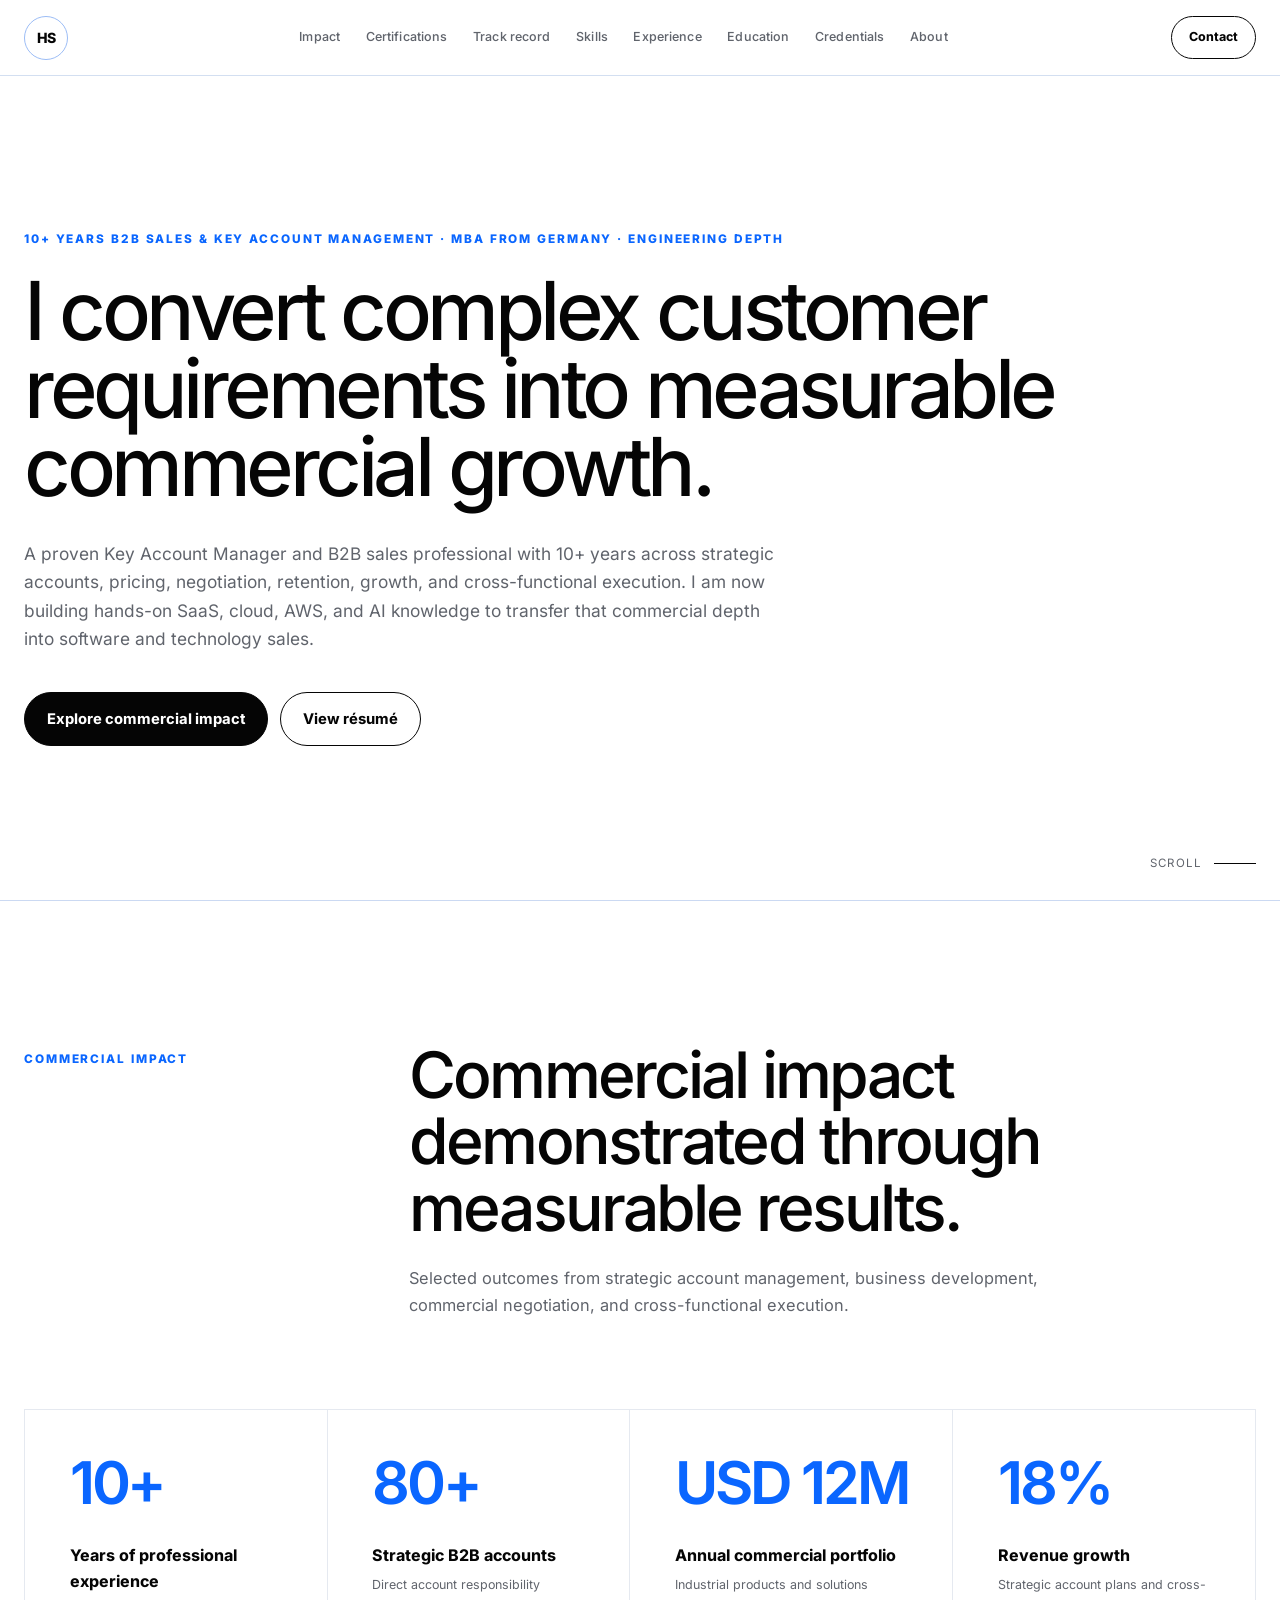
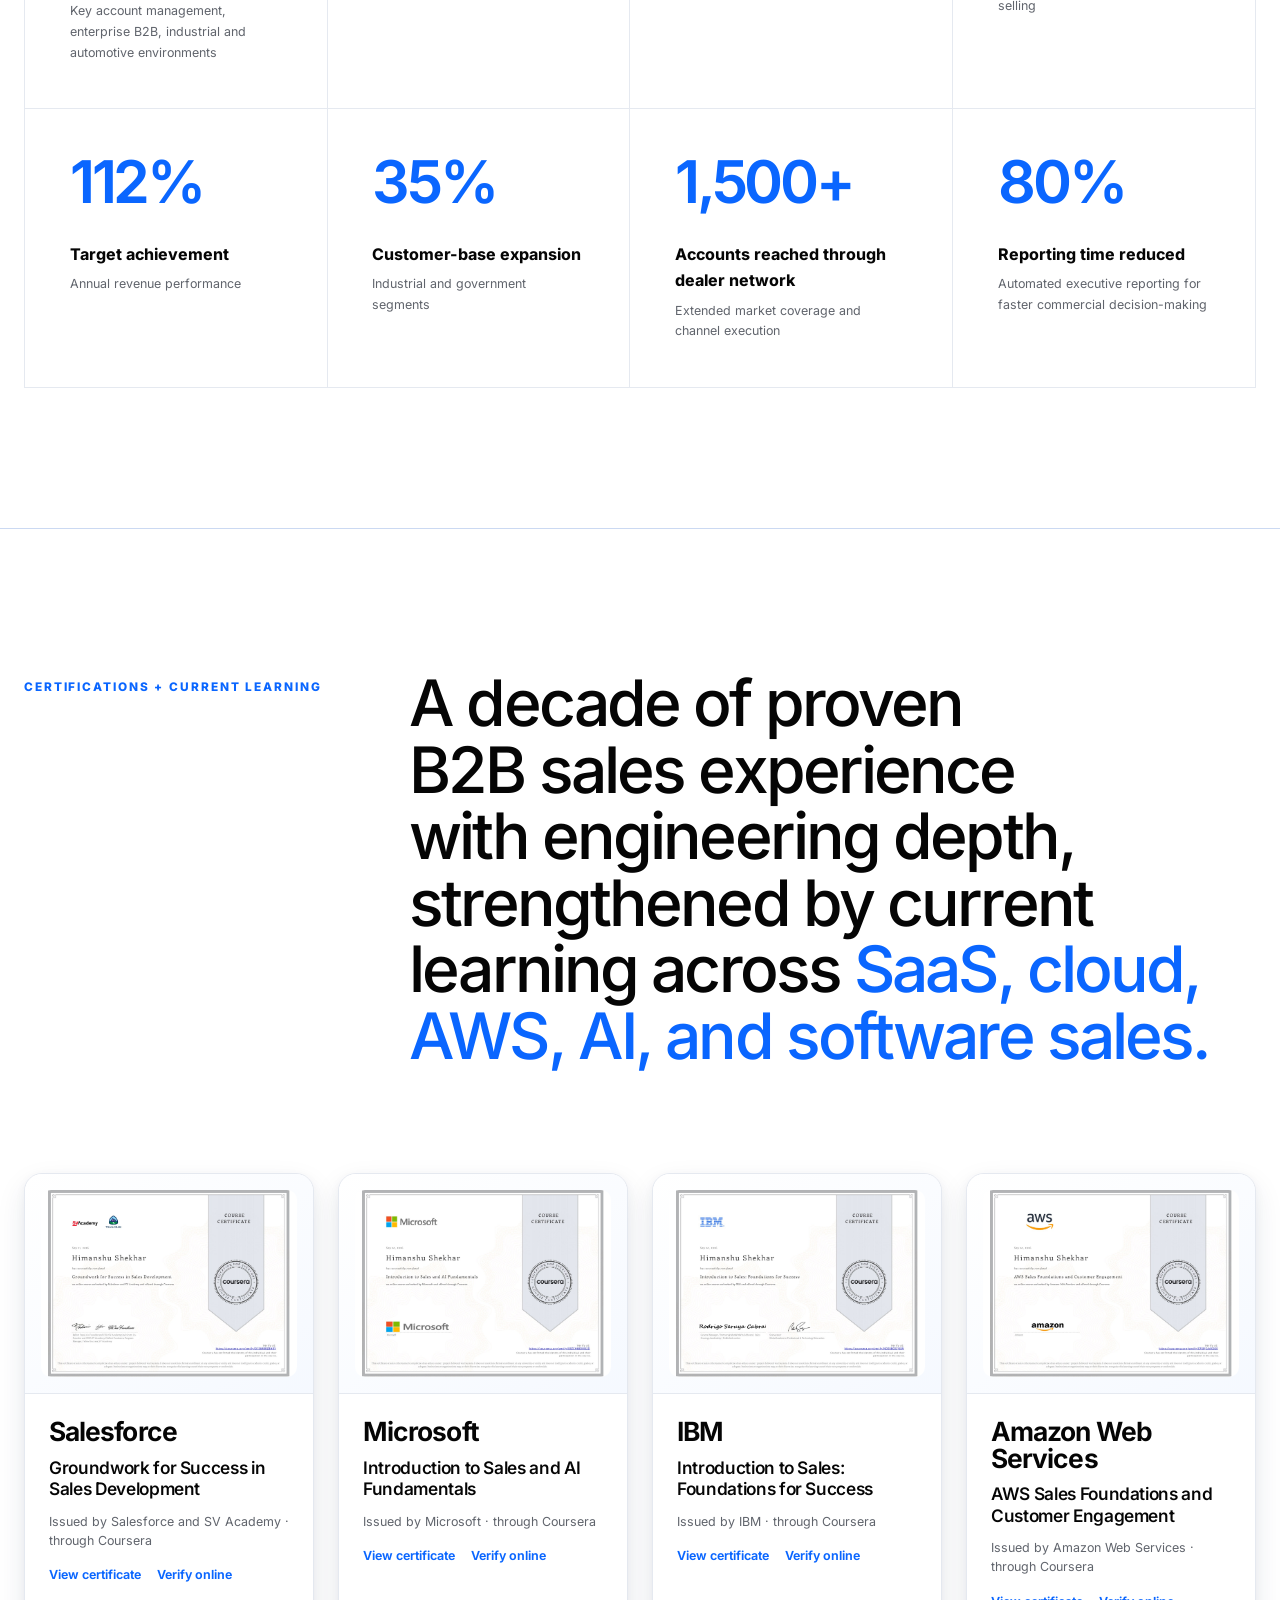
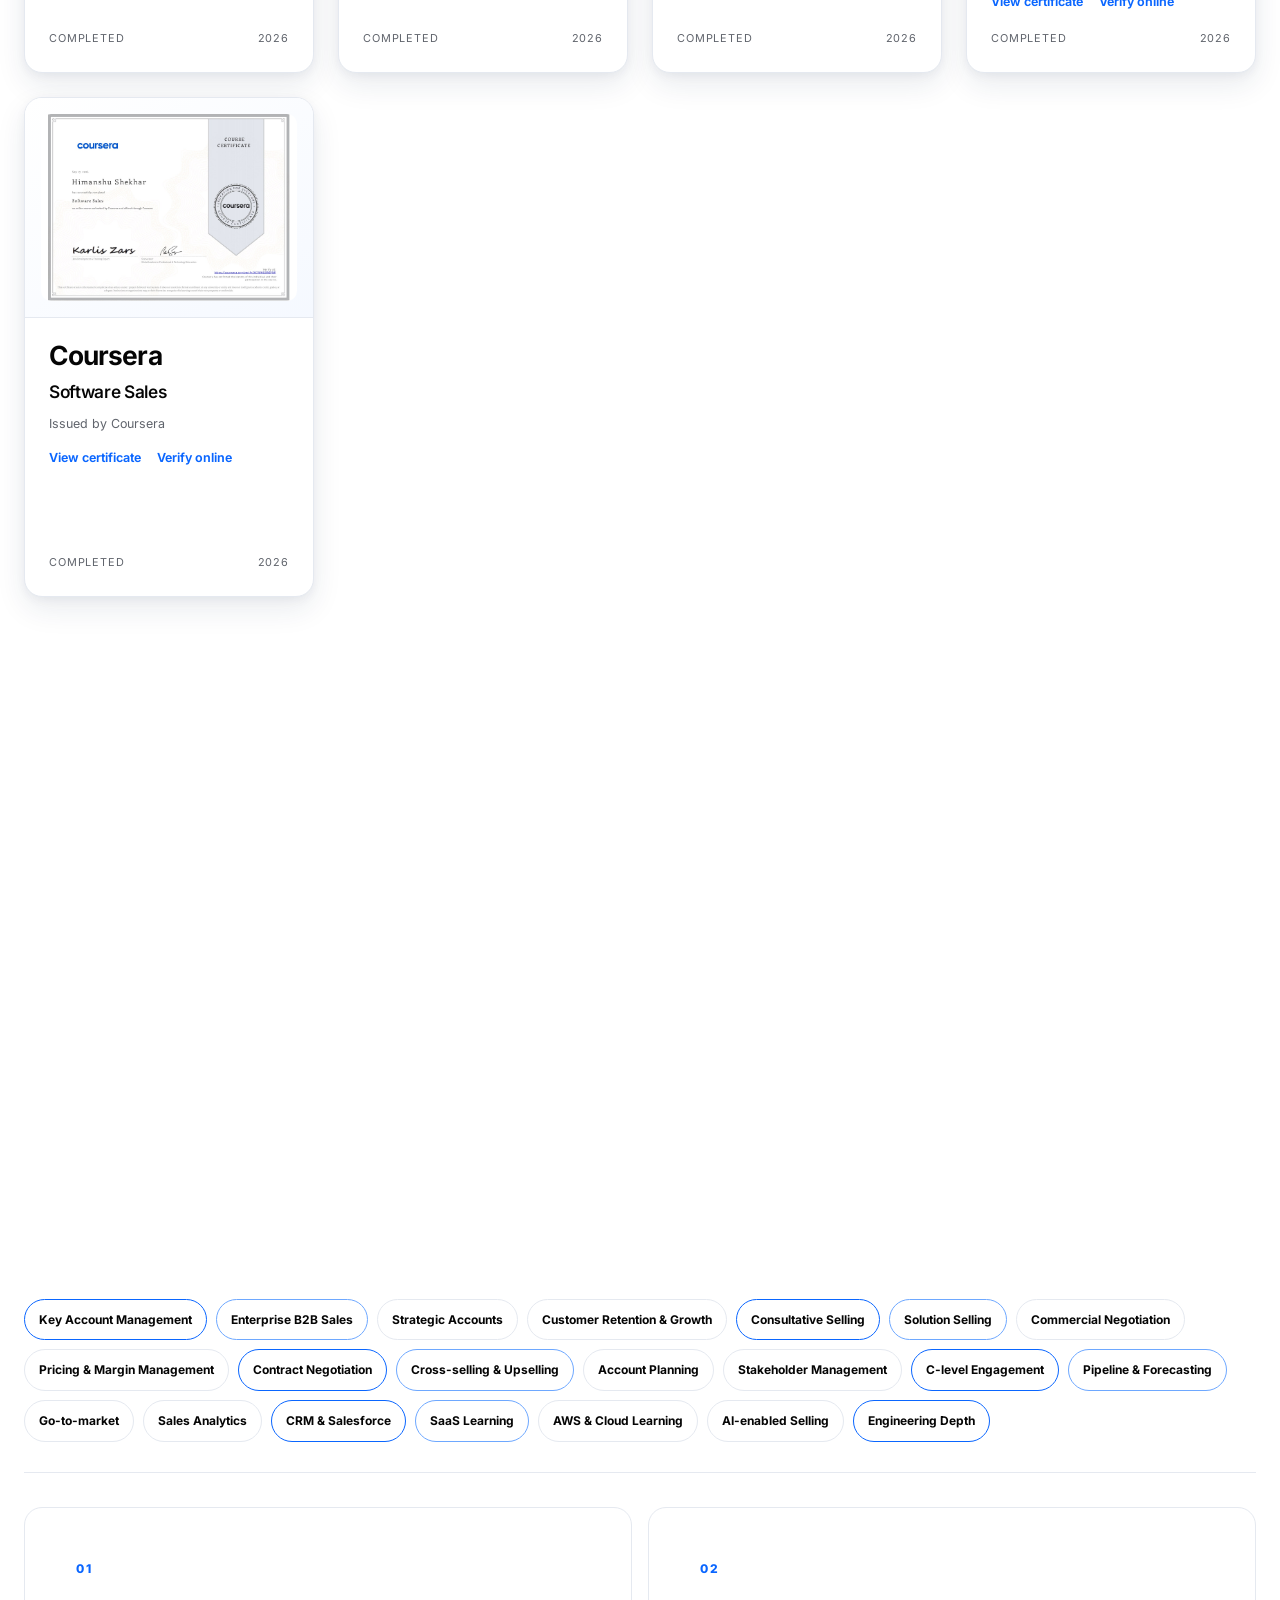
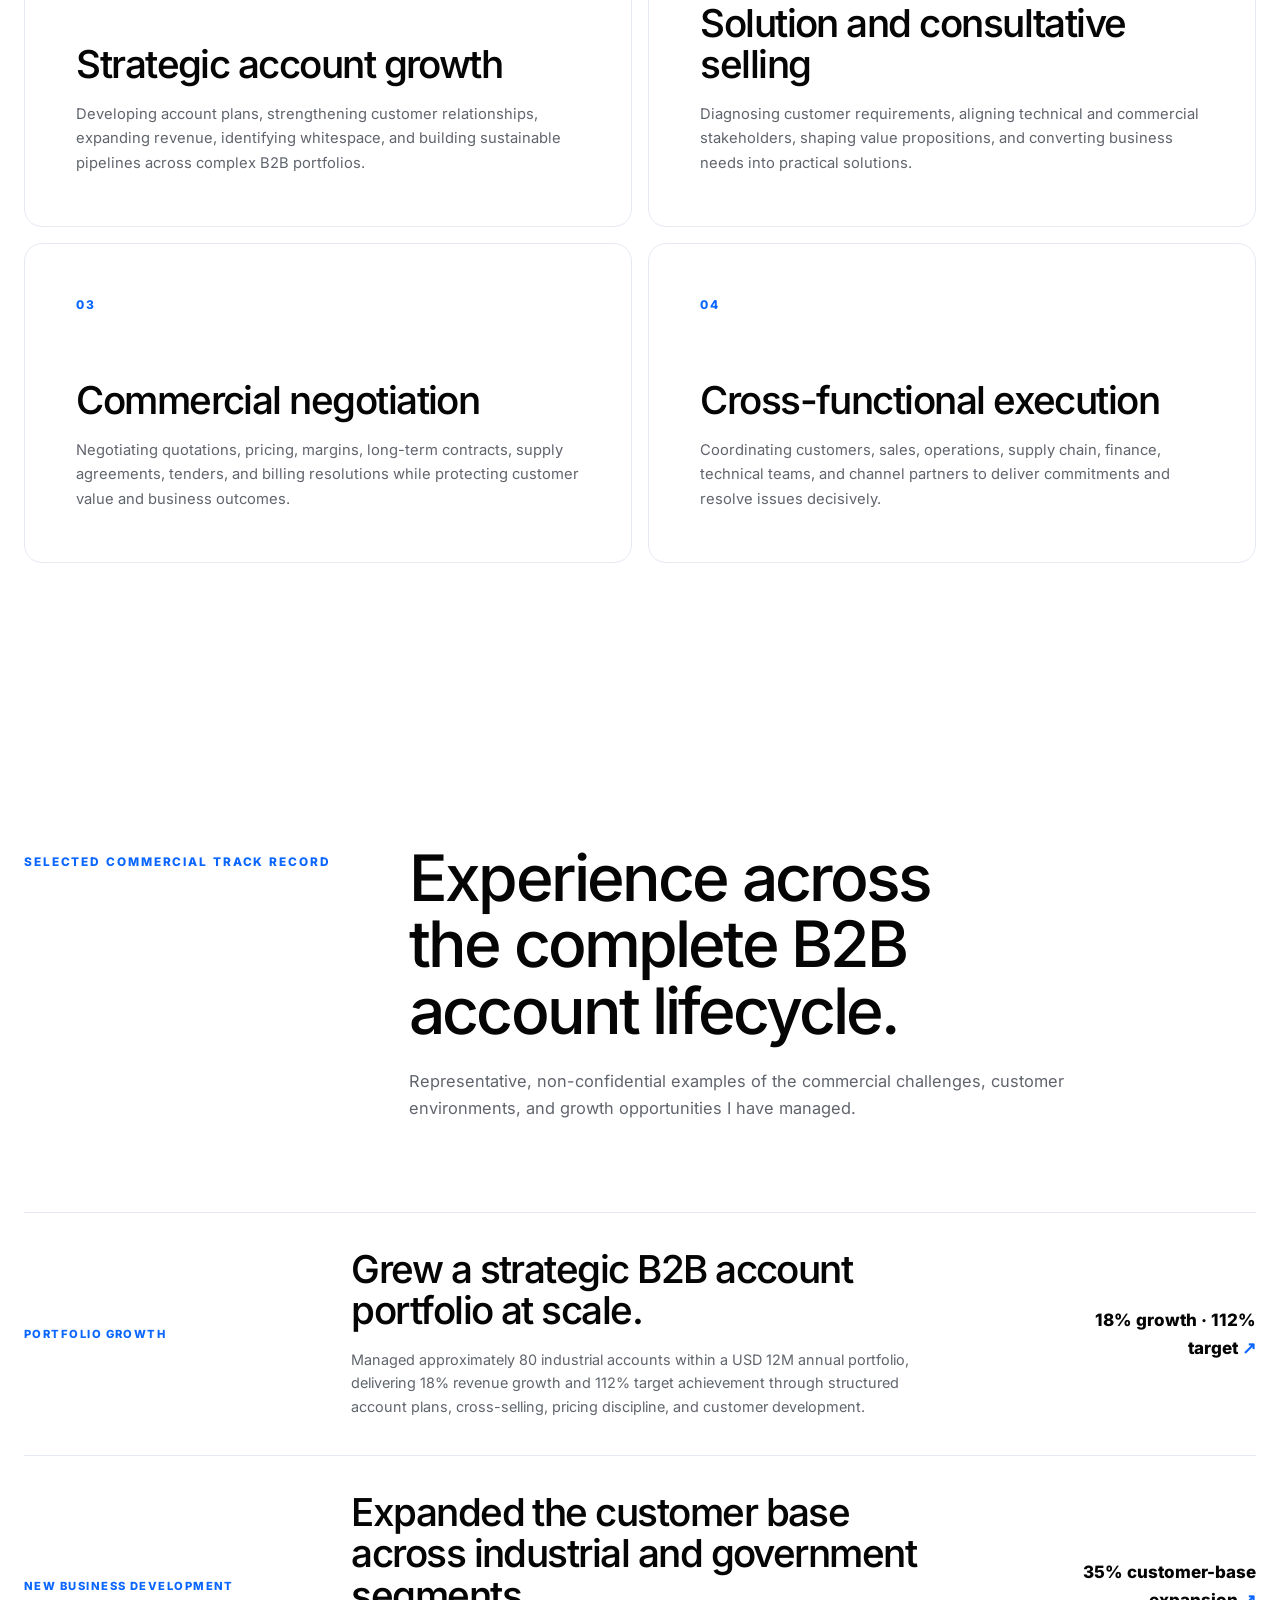
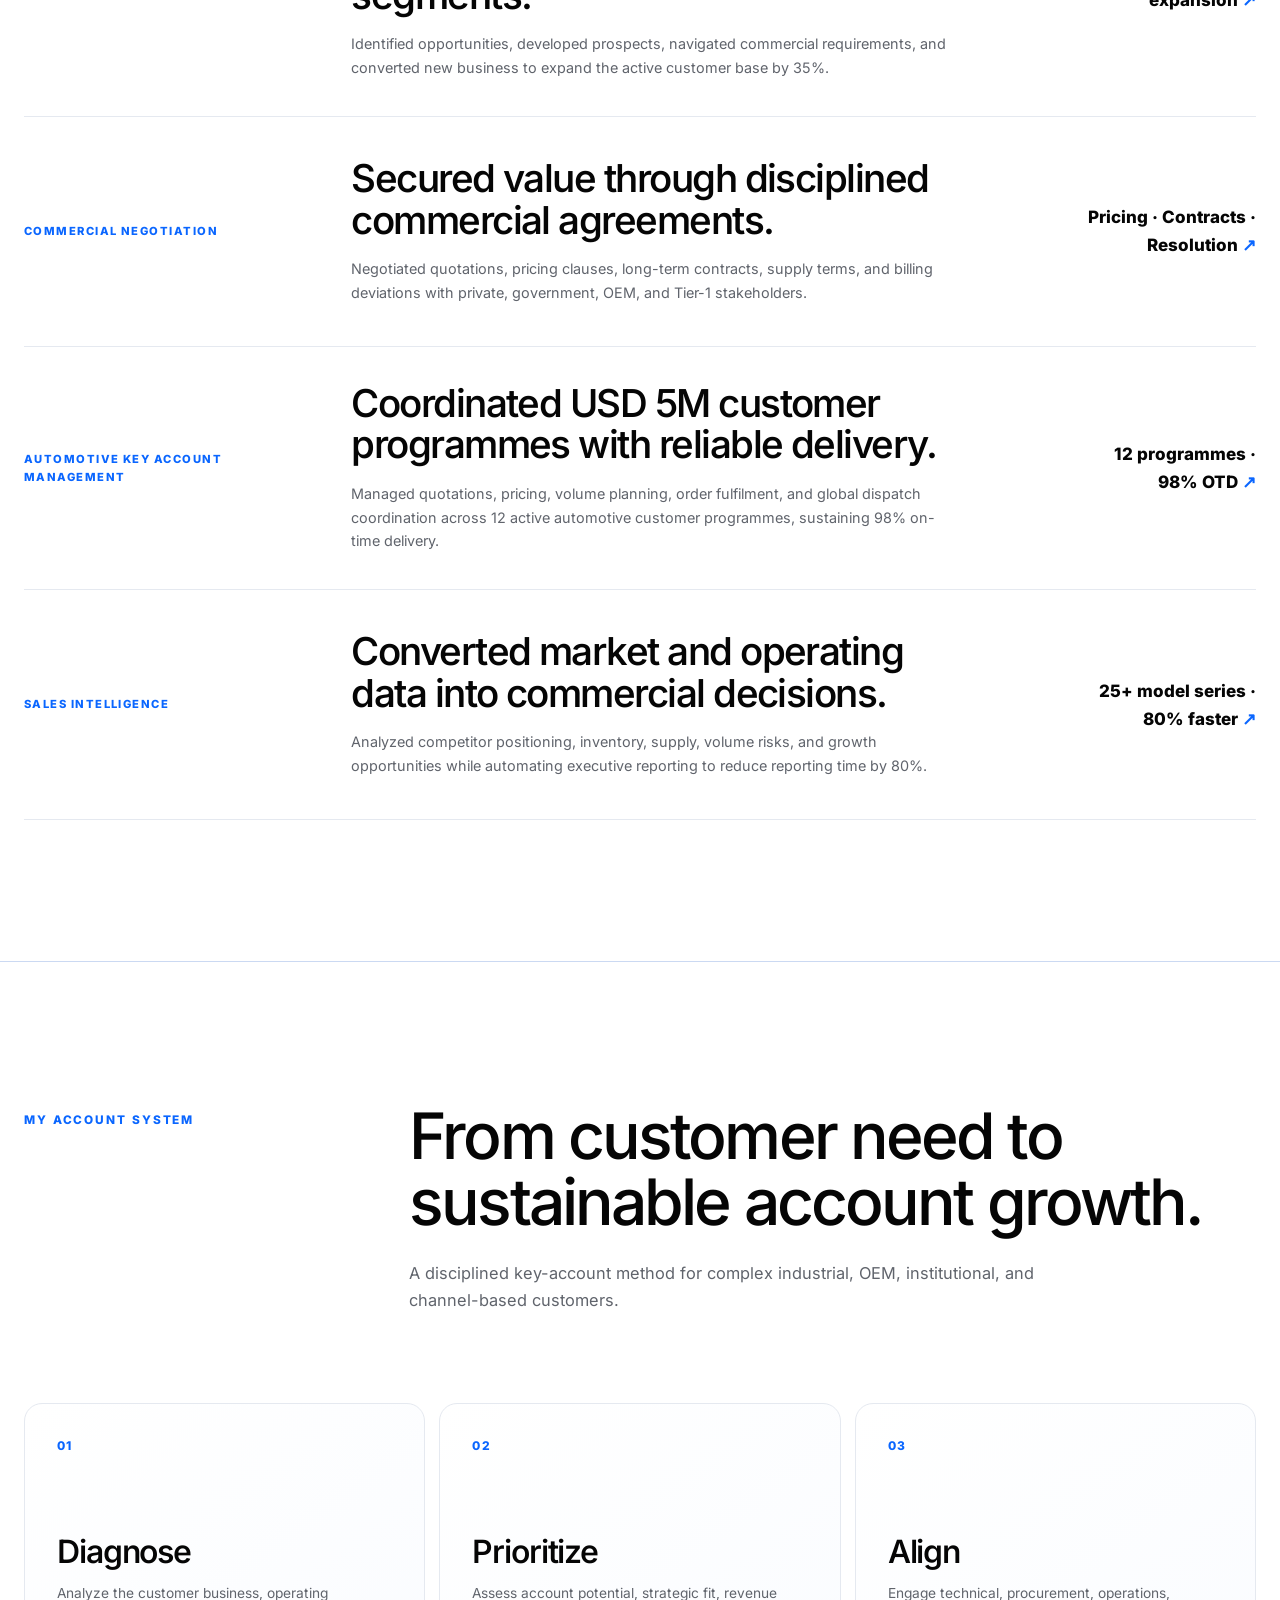
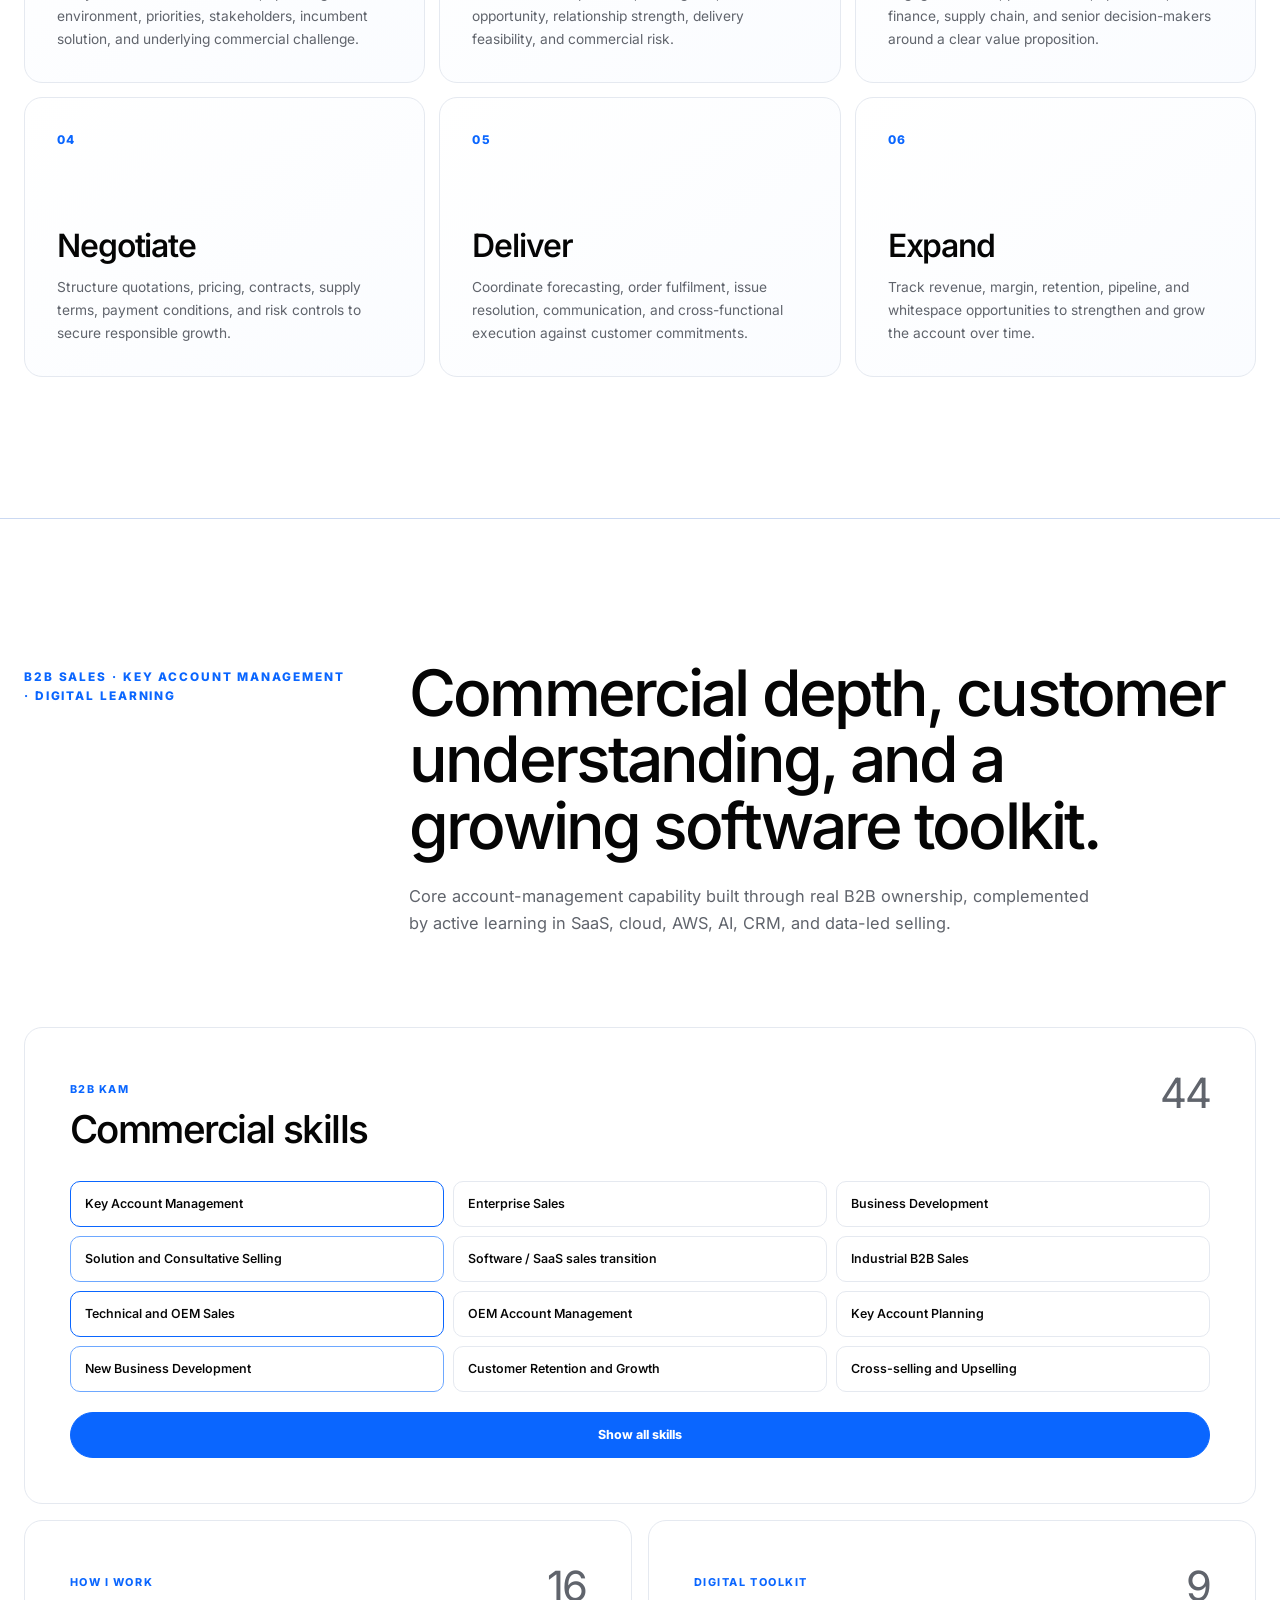
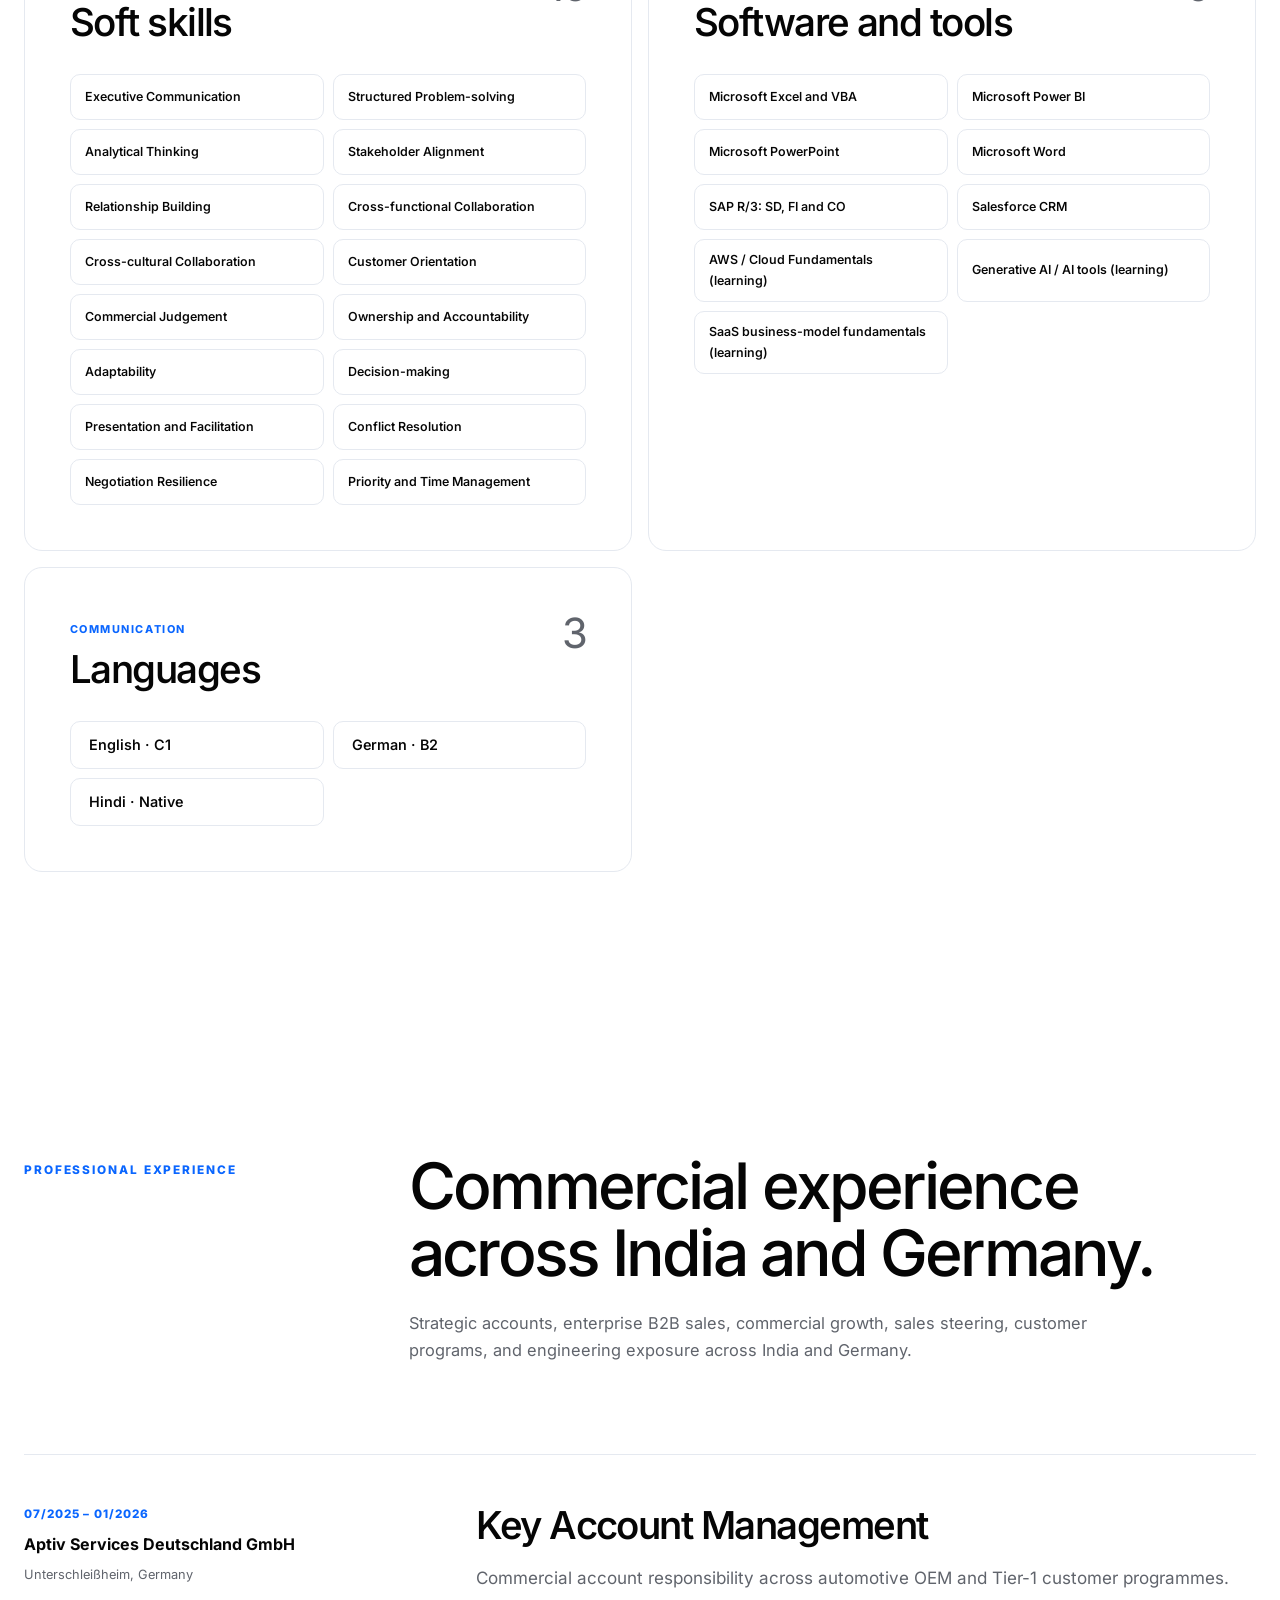
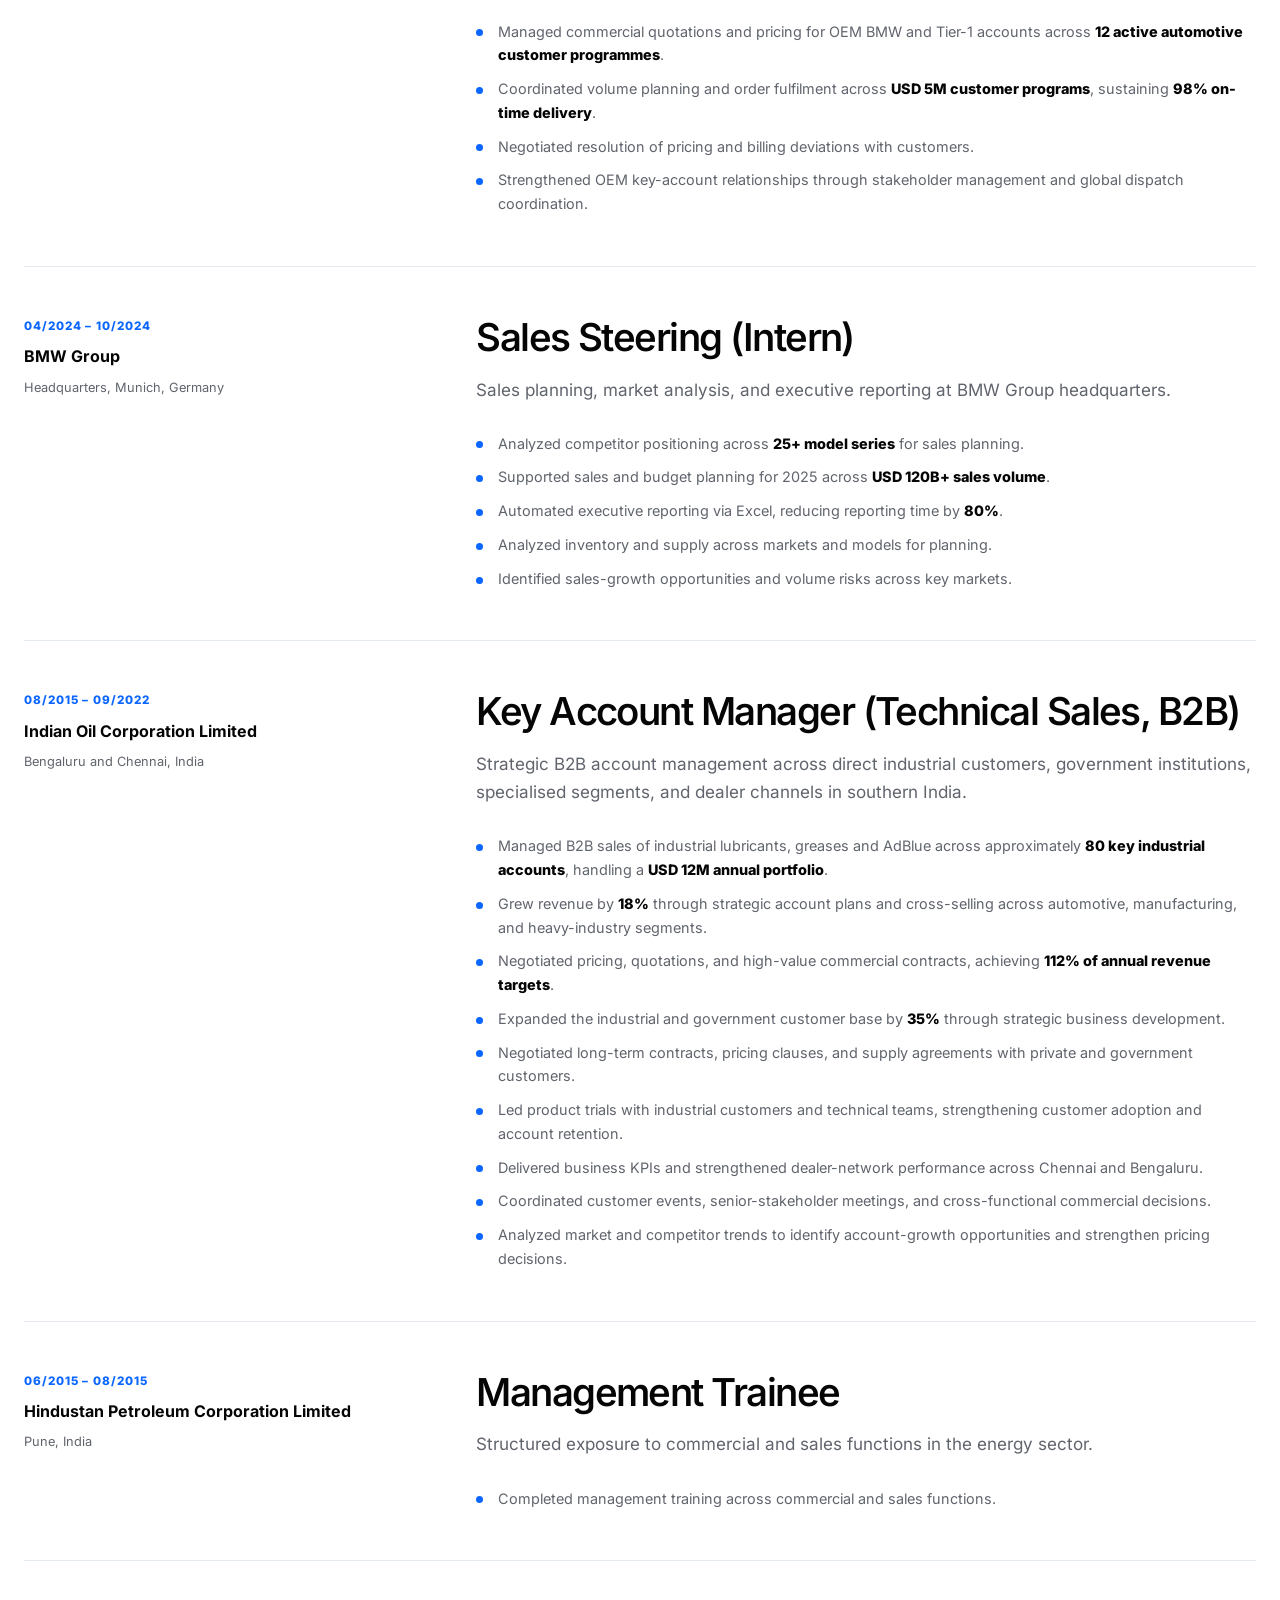
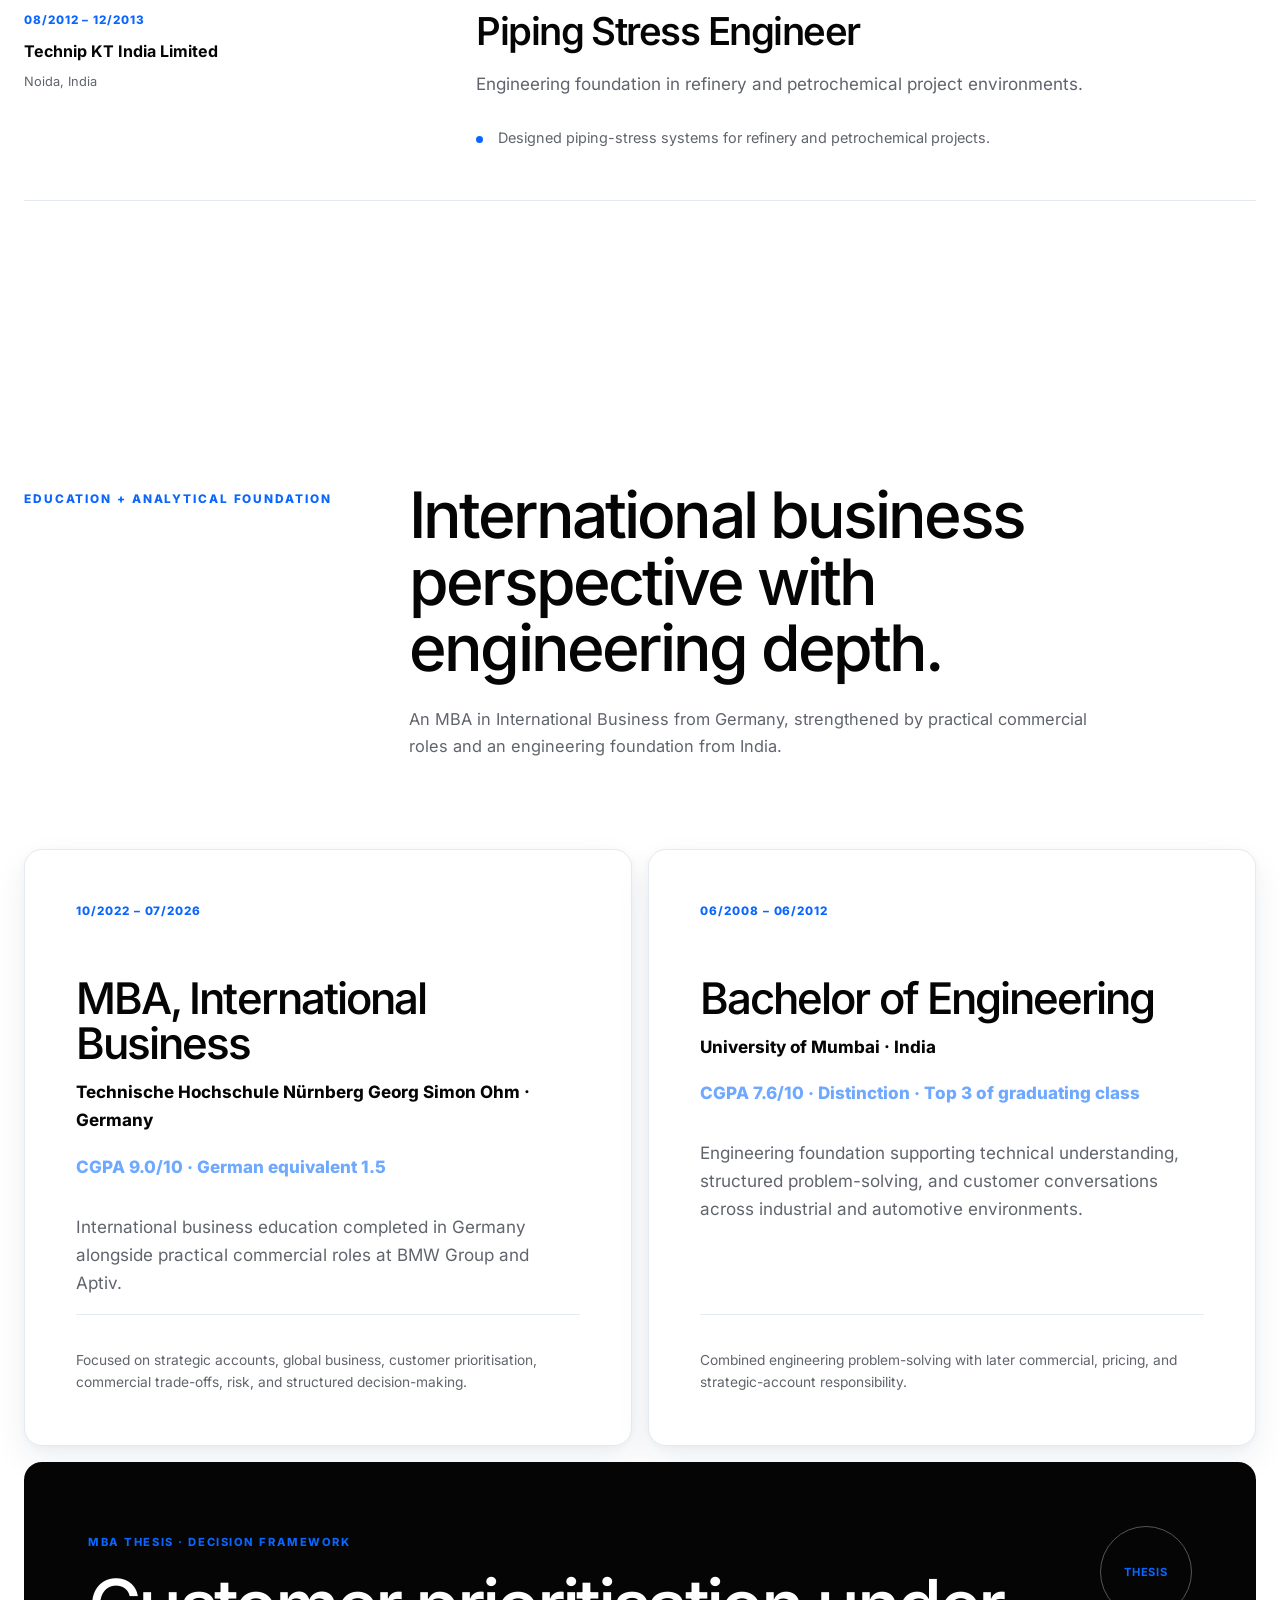
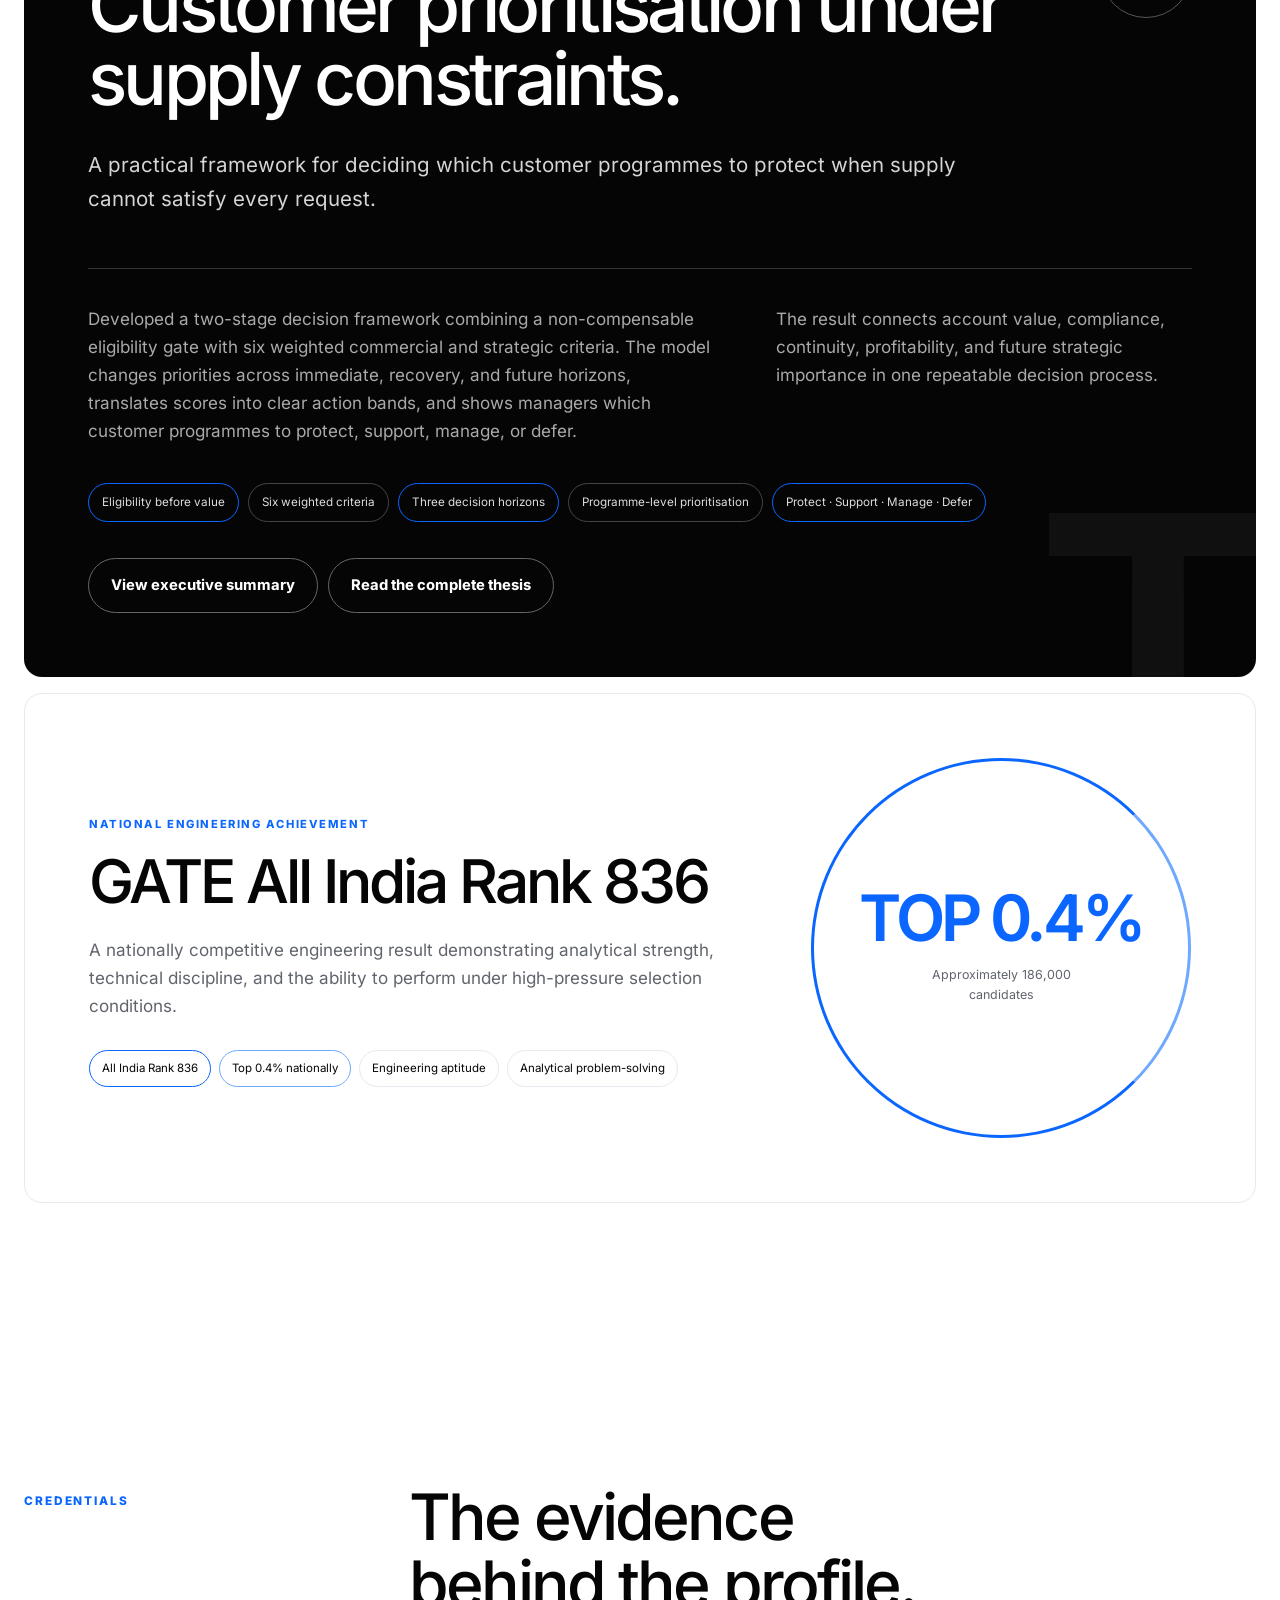
<file: index.html>
<!doctype html>
<html lang="en">
<head>
  <meta charset="utf-8">
  <meta name="viewport" content="width=device-width, initial-scale=1, viewport-fit=cover">
<link rel="icon" href="./favicon.ico" type="image/x-icon">
  <meta name="theme-color" content="#FFFFFF">
  <meta name="description" content="Commercial portfolio of Himanshu Shekhar, B2B Key Account Manager.">
  <meta name="robots" content="noindex,nofollow">
  <title>Himanshu Shekhar | B2B Key Account Manager</title>
  <link rel="stylesheet" href="css/styles.css">
  <script src="js/content.js" defer></script>
  <script src="js/site.js?v=2" defer></script>
</head>
<body>
  <a class="skip-link" href="#main">Skip to content</a>
  <div class="loading-screen" id="loadingScreen" aria-live="polite">
    <div class="loading-mark">HS</div>
    <span id="loadingText">Building the commercial picture…</span>
  </div>

  <header class="site-header" id="siteHeader">
    <a class="brand-mark magnetic" href="#top" data-cursor="Home" aria-label="Himanshu Shekhar home">
      <span id="brandInitials">HS</span>
    </a>
    <nav class="desktop-nav" id="desktopNav" aria-label="Primary navigation"></nav>
    <a class="header-cta magnetic" id="headerCta" href="#contact" data-cursor="Contact">Let's talk</a>
    <button class="menu-toggle" id="menuToggle" type="button" aria-expanded="false" aria-controls="mobileNav" aria-label="Open navigation">
      <span></span><span></span>
    </button>
    <nav class="mobile-nav" id="mobileNav" aria-label="Mobile navigation"></nav>
  </header>

  <main id="main">
    <section class="hero" id="top">
      <div class="hero-copy">
        <p class="eyebrow reveal" id="heroEyebrow"></p>
        <h1 class="hero-title reveal" id="heroHeadline"></h1>
        <p class="hero-subtitle reveal" id="heroSubheadline"></p>
        <div class="hero-actions reveal">
          <a class="button button-dark magnetic" id="primaryButton" href="#impact" data-cursor="See impact"></a>
          <button class="button button-light magnetic" id="resumeButton" type="button" data-cursor="View résumé"></button>
        </div>
      </div>
      <a class="scroll-cue magnetic" href="#impact" data-cursor="Scroll" aria-label="Scroll to commercial impact">
      <span id="scrollLabel">Scroll</span><i></i>
      </a>
    </section>

    <div id="sectionMount"></div>
  </main>

  <footer class="site-footer">
    <div>
      <strong id="footerCopyright"></strong>
      <span id="footerNote"></span>
    </div>
    <a class="owner-login magnetic" id="ownerLogin" href="admin.html" data-cursor="Owner studio">Owner login</a>
  </footer>

  <dialog class="document-modal" id="documentModal" aria-labelledby="documentTitle">
    <div class="modal-bar">
      <div>
        <span id="credentialViewerLabel">Credential viewer</span>
        <strong id="documentTitle">Document</strong>
      </div>
      <div class="modal-actions">
        <a class="document-download magnetic" id="documentExternal" href="#" target="_blank" rel="noopener noreferrer" data-cursor="View online" hidden>
          <span aria-hidden="true">↗</span><b>View online</b>
        </a>
        <a class="document-download magnetic" id="documentDownload" href="#" download data-cursor="Download this" hidden>
          <span aria-hidden="true">↓</span><b id="downloadLabel">Download</b>
        </a>
        <button class="modal-close magnetic" id="modalClose" type="button" data-cursor="Close" aria-label="Close document viewer">×</button>
      </div>
    </div>
    <div class="document-stage" id="documentStage"></div>
  </dialog>

  <div class="custom-cursor" id="customCursor" aria-hidden="true"><span></span></div>
  <div class="cursor-dot" id="cursorDot" aria-hidden="true"></div>
  <div class="touch-ripple" id="touchRipple" aria-hidden="true"></div>
  <noscript>This portfolio requires JavaScript to display its content.</noscript>
</body>
</html>
</file>
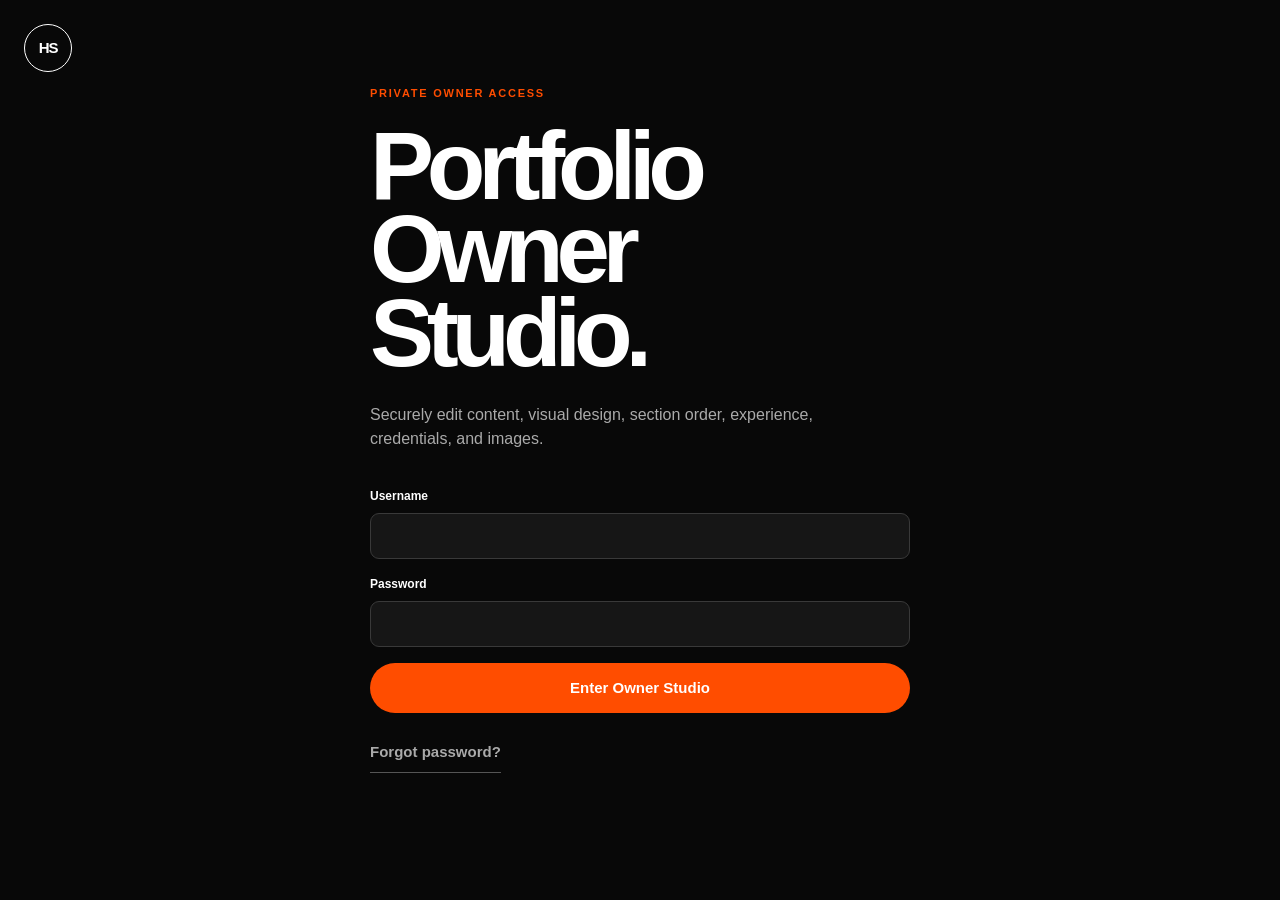
<file: admin.html>
<!doctype html>
<html lang="en">
<head>
  <meta charset="utf-8">
  <meta name="viewport" content="width=device-width, initial-scale=1, viewport-fit=cover">
  <meta name="theme-color" content="#080808">
  <meta name="robots" content="noindex,nofollow">
  <title>Owner Studio | HS Portfolio</title>
  <link rel="stylesheet" href="css/admin.css">
  <script src="js/content.js" defer></script>
  <script src="js/admin.js" defer></script>
</head>
<body>
  <main class="auth-shell" id="authShell">
    <a class="studio-mark" href="index.html" aria-label="Return to portfolio">HS</a>
    <section class="login-card" id="loginCard">
      <p class="overline">PRIVATE OWNER ACCESS</p>
      <h1>Portfolio<br>Owner Studio.</h1>
      <p class="login-intro">Securely edit content, visual design, section order, experience, credentials, and images.</p>
      <form id="loginForm">
        <label>Username<input id="loginUsername" name="username" autocomplete="username" required></label>
        <label>Password<input id="loginPassword" name="password" type="password" autocomplete="current-password" required></label>
        <button class="primary-button" type="submit">Enter Owner Studio</button>
      </form>
      <button class="text-button" id="showReset" type="button">Forgot password?</button>
      <p class="form-message" id="loginMessage" role="alert"></p>
    </section>

    <section class="login-card hidden" id="resetCard">
      <p class="overline">PASSWORD RECOVERY</p>
      <h1>Use your<br>GitHub access.</h1>
      <p class="login-intro">GitHub Pages cannot send an email OTP. Your GitHub account is the final publishing authority. Follow the password-reset instructions in DEPLOYMENT.md, then replace <strong>js/content.js</strong>.</p>
      <button class="text-button" id="backToLogin" type="button">Back to login</button>
      <p class="form-message" id="resetMessage" role="alert"></p>
    </section>
  </main>

  <main class="studio hidden" id="studio">
    <header class="studio-header">
      <div class="studio-brand"><span>HS</span><div><strong>Owner Studio</strong><small id="saveStatus">All changes saved</small></div></div>
      <div class="studio-actions">
        <a class="secondary-button" href="index.html" target="_blank" rel="noopener">Preview site ↗</a>
        <button class="secondary-button" id="logoutButton" type="button">Log out</button>
        <button class="secondary-button" id="exportButton" type="button">Export content.js</button>
        <button class="primary-button compact" id="saveButton" type="button">Save changes</button>
      </div>
    </header>

    <div class="studio-layout">
      <aside class="studio-nav" id="studioNav" aria-label="Editor sections">
        <button class="active" data-panel="identity">Identity</button>
        <button data-panel="theme">Design system</button>
        <button data-panel="sections">Section order</button>
        <button data-panel="metrics">Impact metrics</button>
        <button data-panel="capabilities">Expertise</button>
        <button data-panel="stories">Track record</button>
        <button data-panel="process">Account system</button>
        <button data-panel="skills">Skills</button>
        <button data-panel="experience">Experience</button>
        <button data-panel="education">Education</button>
        <button data-panel="credentials">Credentials</button>
        <button data-panel="about">About + photo</button>
        <button data-panel="contact">Contact + footer</button>
        <button data-panel="advanced">Advanced</button>
      </aside>

      <div class="mobile-panel-select">
        <label>Editing section<select id="mobilePanelSelect"></select></label>
      </div>

      <section class="editor-area" id="editorArea">
        <div class="editor-panel active" id="panel-identity"></div>
        <div class="editor-panel" id="panel-theme"></div>
        <div class="editor-panel" id="panel-sections"></div>
        <div class="editor-panel" id="panel-metrics"></div>
        <div class="editor-panel" id="panel-certifications"></div>
        <div class="editor-panel" id="panel-capabilities"></div>
        <div class="editor-panel" id="panel-stories"></div>
        <div class="editor-panel" id="panel-process"></div>
        <div class="editor-panel" id="panel-skills"></div>
        <div class="editor-panel" id="panel-experience"></div>
        <div class="editor-panel" id="panel-education"></div>
        <div class="editor-panel" id="panel-credentials"></div>
        <div class="editor-panel" id="panel-about"></div>
        <div class="editor-panel" id="panel-contact"></div>
        <div class="editor-panel" id="panel-advanced"></div>
      </section>
    </div>
  </main>

  <div class="toast" id="toast" role="status"></div>
</body>
</html>
</file>
<file: css/styles.css>
@font-face { font-family: "Inter"; src: url("../assets/fonts/inter.woff2") format("woff2"); font-weight: 100 900; font-style: normal; font-display: swap; }
@font-face { font-family: "Manrope"; src: url("../assets/fonts/manrope.woff2") format("woff2"); font-weight: 200 800; font-style: normal; font-display: swap; }
@font-face { font-family: "DM Sans"; src: url("../assets/fonts/dm-sans.woff2") format("woff2"); font-weight: 100 1000; font-style: normal; font-display: swap; }
@font-face { font-family: "IBM Plex Sans"; src: url("../assets/fonts/ibm-plex-sans.woff2") format("woff2"); font-weight: 100 700; font-style: normal; font-display: swap; }
@font-face { font-family: "Source Sans 3"; src: url("../assets/fonts/source-sans-3.woff2") format("woff2"); font-weight: 200 900; font-style: normal; font-display: swap; }
@font-face { font-family: "Work Sans"; src: url("../assets/fonts/work-sans.woff2") format("woff2"); font-weight: 100 900; font-style: normal; font-display: swap; }
@font-face { font-family: "Montserrat"; src: url("../assets/fonts/montserrat.woff2") format("woff2"); font-weight: 100 900; font-style: normal; font-display: swap; }
@font-face { font-family: "Open Sans"; src: url("../assets/fonts/open-sans.woff2") format("woff2"); font-weight: 300 800; font-style: normal; font-display: swap; }
@font-face { font-family: "Roboto"; src: url("../assets/fonts/roboto.woff2") format("woff2"); font-weight: 100 900; font-style: normal; font-display: swap; }
@font-face { font-family: "Noto Sans"; src: url("../assets/fonts/noto-sans.woff2") format("woff2"); font-weight: 100 900; font-style: normal; font-display: swap; }

:root {
  --bg: #f7f7f5;
  --surface: #ffffff;
  --text: #0a0a0a;
  --muted: #666666;
  --accent: #ff4d00;
  --accent-2: #0068ff;
  --border: #d8d8d8;
  --dark-section: #0a0a0a;
  --cursor-color: #ff4d00;
  --heading-font: "Inter", "Helvetica Neue", Arial, sans-serif;
  --body-font: "Inter", "Helvetica Neue", Arial, sans-serif;
  --base-size: 17px;
  --content-width: 1240px;
  --radius: 18px;
  --header-height: 76px;
  --ease: cubic-bezier(.2,.75,.25,1);
}

* { box-sizing: border-box; }
html { scroll-behavior: smooth; scroll-padding-top: calc(var(--header-height) + 20px); }
body {
  margin: 0;
  background: var(--bg);
  color: var(--text);
  font: 400 var(--base-size)/1.65 var(--body-font);
  text-rendering: optimizeLegibility;
  -webkit-font-smoothing: antialiased;
  overflow-x: hidden;
}
body.modal-open { overflow: hidden; }
body.nav-open { overflow-x: hidden; }
a { color: inherit; text-decoration: none; }
button, input, textarea, select { font: inherit; }
button { color: inherit; }
img { display: block; max-width: 100%; }
::selection { background: var(--accent); color: #fff; }

.skip-link {
  position: fixed; left: 16px; top: -60px; z-index: 2000;
  background: #fff; color: #000; padding: 12px 16px; border: 2px solid #000;
}
.skip-link:focus { top: 16px; }

.loading-screen {
  position: fixed; inset: 0; z-index: 5000; display: grid; place-items: center;
  align-content: center; gap: 18px; background: #080808; color: #fff;
  transition: opacity .5s var(--ease), visibility .5s;
}
.loading-screen.is-hidden { opacity: 0; visibility: hidden; }
.loading-mark {
  width: 68px; height: 68px; display: grid; place-items: center; border: 1px solid #fff;
  border-radius: 50%; font-weight: 800; letter-spacing: -.05em; animation: pulse 1.2s ease-in-out infinite;
}
.loading-screen span { color: #aaa; font-size: .82rem; letter-spacing: .12em; text-transform: uppercase; }

.site-header {
  position: fixed; inset: 0 0 auto; z-index: 1000; height: var(--header-height);
  display: grid; grid-template-columns: 52px 1fr auto; align-items: center; gap: 32px;
  padding: 0 max(24px, calc((100vw - var(--content-width)) / 2));
  background: color-mix(in srgb, var(--bg) 92%, transparent); border-bottom: 1px solid transparent;
  backdrop-filter: blur(18px); -webkit-backdrop-filter: blur(18px);
  transition: border-color .25s, background .25s;
}
.site-header.scrolled { border-color: var(--border); }
.brand-mark {
  width: 44px; height: 44px; display: grid; place-items: center; border: 1.5px solid var(--text);
  border-radius: 50%; font-family: var(--heading-font); font-size: .88rem; font-weight: 800;
  letter-spacing: -.06em; transition: background .25s, color .25s, transform .25s;
}
.brand-mark:hover { background: var(--text); color: var(--bg); transform: rotate(-8deg); }
.desktop-nav { display: flex; justify-content: center; align-items: center; gap: clamp(14px, 2vw, 30px); }
.desktop-nav a {
  position: relative; color: var(--muted); font-size: .78rem; font-weight: 520; letter-spacing: .01em;
  white-space: nowrap; transition: color .2s;
}
.desktop-nav a::after {
  content: ""; position: absolute; left: 0; right: 100%; bottom: -7px; height: 2px;
  background: var(--accent); transition: right .25s var(--ease);
}
.desktop-nav a:hover, .desktop-nav a.active { color: var(--text); }
.desktop-nav a:hover::after, .desktop-nav a.active::after { right: 0; }
.header-cta {
  padding: 10px 17px; border: 1px solid var(--text); border-radius: 999px;
  font-size: .78rem; font-weight: 750; transition: background .2s, color .2s, transform .2s;
}
.header-cta:hover { background: var(--text); color: var(--bg); transform: translateY(-2px); }
.menu-toggle { display: none; width: 44px; height: 44px; border: 0; background: transparent; padding: 10px; }
.menu-toggle span { display: block; height: 2px; margin: 6px 0; background: var(--text); transition: transform .25s; }
.menu-toggle[aria-expanded="true"] span:first-child { transform: translateY(4px) rotate(45deg); }
.menu-toggle[aria-expanded="true"] span:last-child { transform: translateY(-4px) rotate(-45deg); }
.mobile-nav { display: none; }

.hero {
  min-height: 100svh; width: min(var(--content-width), calc(100% - 48px)); margin: 0 auto;
  padding: calc(var(--header-height) + 9vh) 0 9vh; display: grid;
  grid-template-columns: minmax(0, 1fr); align-items: center;
  position: relative;
}
.hero-copy { max-width: 1180px; }
.eyebrow {
  margin: 0 0 22px; color: var(--accent); font-size: .74rem; font-weight: 800;
  letter-spacing: .16em; text-transform: uppercase;
}
.hero-title {
  margin: 0; max-width: 1160px; font-family: var(--heading-font); font-size: clamp(3.25rem, 6.35vw, 6.65rem);
  line-height: .96; letter-spacing: -.055em; font-weight: 470; text-wrap: balance;
}
.hero-title .accent-word { color: var(--accent); }
.hero-subtitle {
  max-width: 760px; margin: 34px 0 0; color: var(--muted); font-size: clamp(1rem, 1.35vw, 1.28rem);
  line-height: 1.65; text-wrap: pretty;
}
.hero-actions { display: flex; flex-wrap: wrap; gap: 12px; margin-top: 38px; }
.button {
  min-height: 52px; display: inline-flex; align-items: center; justify-content: center; padding: 14px 22px;
  border: 1px solid var(--text); border-radius: 999px; font-weight: 740; font-size: .92rem;
  cursor: pointer; transition: transform .25s var(--ease), background .2s, color .2s;
}
.button:hover { transform: translateY(-3px); }
.button-dark { background: var(--text); color: var(--bg); }
.button-dark:hover { background: var(--accent); border-color: var(--accent); color: #fff; }
.button-light { background: var(--bg); color: var(--text); }
.button-light:hover { background: var(--text); color: var(--bg); }
.hero-profile { align-self: end; margin-bottom: 9vh; }
.profile-visual {
  position: relative; aspect-ratio: 4 / 5; overflow: hidden; background: var(--text); border-radius: var(--radius);
  display: grid; place-items: center;
}
.profile-visual::after {
  content: ""; position: absolute; inset: 16px; border: 1px solid rgba(255,255,255,.3); border-radius: calc(var(--radius) - 7px);
}
.profile-visual img { width: 100%; height: 100%; object-fit: cover; filter: grayscale(100%); }
.profile-monogram { color: #fff; font: 800 clamp(4rem, 8vw, 8rem)/1 var(--heading-font); letter-spacing: -.09em; }
.profile-meta { display: grid; gap: 4px; padding-top: 14px; }
.profile-meta strong { font-size: .95rem; }
.profile-meta span { color: var(--muted); font-size: .78rem; line-height: 1.45; }
.scroll-cue {
  position: absolute; right: 0; bottom: 3vh; display: flex; align-items: center; gap: 12px;
  color: var(--muted); font-size: .72rem; letter-spacing: .1em; text-transform: uppercase;
}
.scroll-cue i { width: 42px; height: 1px; background: var(--text); position: relative; overflow: hidden; }
.scroll-cue i::after { content: ""; position: absolute; inset: 0; background: var(--accent); transform: translateX(-100%); animation: sweep 1.8s ease-in-out infinite; }

.portfolio-section { padding: clamp(88px, 11vw, 160px) max(24px, calc((100vw - var(--content-width)) / 2)); }
.portfolio-section.section-dark { background: var(--dark-section); color: var(--bg); }
.section-head { display: grid; grid-template-columns: .55fr 1.45fr; gap: 5vw; align-items: start; margin-bottom: clamp(50px, 7vw, 92px); }
.section-head .eyebrow { margin: 8px 0 0; }
.section-title-wrap h2 {
  margin: 0; max-width: 940px; font: 510 clamp(2.4rem, 5vw, 5.1rem)/1.04 var(--heading-font);
  letter-spacing: -.045em; text-wrap: balance;
}
.section-title-wrap p { max-width: 680px; margin: 24px 0 0; color: var(--muted); font-size: 1.02rem; }
.section-dark .section-title-wrap p { color: #a9a9a9; }

.metrics-grid { display: grid; grid-template-columns: repeat(4, 1fr); border-top: 1px solid #333; border-left: 1px solid #333; }
.metric-card { min-height: 230px; padding: clamp(25px, 3.5vw, 48px); border-right: 1px solid #333; border-bottom: 1px solid #333; }
.metric-value {
  color: var(--accent); font: 620 clamp(2.7rem, 4.6vw, 5.6rem)/.95 var(--heading-font);
  letter-spacing: -.055em; white-space: nowrap;
}
.metric-label { display: block; margin-top: 30px; color: #fff; font-size: 1rem; font-weight: 750; }
.metric-detail { display: block; margin-top: 7px; color: #999; font-size: .78rem; }

.capability-grid { display: grid; grid-template-columns: repeat(2, 1fr); gap: 16px; }
.capability-card {
  min-height: 320px; padding: clamp(30px, 4vw, 52px); background: var(--surface); border: 1px solid var(--border);
  border-radius: var(--radius); display: flex; flex-direction: column; transition: transform .35s var(--ease), background .25s, color .25s;
}
.capability-card:hover { transform: translateY(-8px); background: var(--text); color: var(--bg); }
.card-number { color: var(--accent); font-size: .75rem; font-weight: 800; letter-spacing: .12em; }
.capability-card h3 { max-width: 460px; margin: auto 0 18px; font: 540 clamp(1.7rem, 3vw, 3rem)/1.05 var(--heading-font); letter-spacing: -.04em; }
.capability-card p { max-width: 600px; margin: 0; color: var(--muted); font-size: .92rem; }
.capability-card:hover p { color: #b7b7b7; }
.tag-cloud { display: flex; flex-wrap: wrap; gap: 9px; margin: 0 0 34px; padding: 0 0 30px; border-bottom: 1px solid var(--border); }
.tag { padding: 10px 14px; border: 1px solid var(--border); border-radius: 999px; font-size: .75rem; font-weight: 700; }
.tag:nth-child(4n+1) { border-color: var(--accent); }
.tag:nth-child(4n+2) { border-color: var(--accent-2); }

.skills-grid { display: grid; grid-template-columns: repeat(2, minmax(0, 1fr)); gap: 16px; }
.skill-group {
  min-height: 300px; padding: clamp(28px, 3.5vw, 46px); background: var(--surface);
  border: 1px solid var(--border); border-radius: var(--radius);
}
.skill-group-commercial { grid-column: 1 / -1; }
.skill-group-head { display: flex; justify-content: space-between; align-items: flex-start; gap: 24px; margin-bottom: 32px; }
.skill-group-head span { color: var(--accent); font-size: .68rem; font-weight: 760; letter-spacing: .14em; }
.skill-group-head h3 { margin: 8px 0 0; font: 540 clamp(1.8rem, 3vw, 3.1rem)/1.05 var(--heading-font); letter-spacing: -.04em; }
.skill-group-head > strong { color: var(--muted); font: 420 2.6rem/1 var(--heading-font); letter-spacing: -.04em; }
.skill-pills { display: grid; grid-template-columns: repeat(2, minmax(0, 1fr)); gap: 9px; }
.skill-group-commercial .skill-pills { grid-template-columns: repeat(3, minmax(0, 1fr)); }
.skill-pill {
  display: flex; align-items: center; min-height: 46px; padding: 10px 14px;
  color: var(--text); background: var(--bg); border: 1px solid var(--border); border-radius: 10px;
  font-size: .78rem; font-weight: 560;
}
.skill-pill[hidden] { display: none !important; }
.skill-group-commercial .skill-pill:nth-child(6n+1) { border-color: var(--accent); }
.skill-group-commercial .skill-pill:nth-child(6n+4) { border-color: var(--accent-2); }
.skill-group-languages .skill-pill { min-height: 48px; padding-inline: 18px; font-size: .9rem; }
.skill-toggle {
  width: 100%; min-height: 46px; margin-top: 20px; padding: 10px 18px; border: 1px solid var(--accent);
  border-radius: 999px; color: var(--bg); background: var(--accent); cursor: pointer; font-size: .78rem; font-weight: 760;
  transition: transform .2s var(--ease), filter .2s var(--ease);
}
.skill-toggle:hover { transform: translateY(-2px); filter: saturate(1.12) brightness(1.04); }

.stories { display: grid; gap: 0; border-top: 1px solid var(--border); }
.story {
  display: grid; grid-template-columns: .55fr 1.2fr .5fr; gap: 4vw; align-items: center;
  min-height: 230px; padding: 36px 0; border-bottom: 1px solid var(--border); transition: padding .3s var(--ease);
}
.story:hover { padding-left: 18px; padding-right: 18px; }
.story-kicker { color: var(--accent); font-size: .7rem; font-weight: 800; letter-spacing: .13em; }
.story h3 { margin: 0; font: 540 clamp(1.55rem, 3vw, 3.2rem)/1.08 var(--heading-font); letter-spacing: -.04em; }
.story p { margin: 16px 0 0; color: var(--muted); font-size: .9rem; }
.story-result { justify-self: end; max-width: 180px; color: var(--text); font-weight: 800; text-align: right; }
.story-result::after { content: " ↗"; color: var(--accent); }

.steps-grid { display: grid; grid-template-columns: repeat(3, 1fr); gap: 14px; }
.step-card { min-height: 280px; padding: 32px; border: 1px solid #333; border-radius: var(--radius); display: flex; flex-direction: column; }
.step-card .card-number { color: var(--accent); }
.step-card h3 { margin: auto 0 14px; font: 560 2rem/1 var(--heading-font); letter-spacing: -.035em; }
.step-card p { margin: 0; color: #aaa; font-size: .86rem; }

.timeline { border-top: 1px solid var(--border); }
.experience-item { display: grid; grid-template-columns: .65fr 1.35fr; gap: 6vw; padding: 50px 0; border-bottom: 1px solid var(--border); }
.experience-meta { display: grid; align-content: start; gap: 7px; }
.experience-meta .dates { color: var(--accent); font-size: .73rem; font-weight: 800; letter-spacing: .08em; }
.experience-meta strong { font-size: 1rem; }
.experience-meta span { color: var(--muted); font-size: .8rem; }
.experience-body h3 { margin: 0; font: 560 clamp(1.7rem, 3vw, 3.2rem)/1.06 var(--heading-font); letter-spacing: -.04em; }
.experience-summary { max-width: 800px; margin: 18px 0 0; color: var(--muted); }
.experience-bullets { display: grid; gap: 10px; margin: 28px 0 0; padding: 0; list-style: none; }
.experience-bullets li { position: relative; padding-left: 22px; color: var(--muted); font-size: .9rem; }
.experience-bullets li::before { content: ""; position: absolute; left: 0; top: .68em; width: 7px; height: 7px; border-radius: 50%; background: var(--accent); }
.experience-bullets strong, .education-details strong { color: var(--text); font-weight: 800; }

.education-grid { display: grid; grid-template-columns: repeat(2, 1fr); gap: 16px; }
.education-card { min-height: 530px; padding: clamp(30px, 4vw, 52px); background: var(--surface); border: 1px solid var(--border); border-radius: var(--radius); display: flex; flex-direction: column; box-shadow: 0 14px 34px rgba(20, 45, 82, .07), 0 2px 8px rgba(20, 45, 82, .04); transition: transform .32s var(--ease), border-color .3s, box-shadow .32s; }
.education-card:hover { transform: translateY(-9px) scale(1.008); border-color: color-mix(in srgb, var(--accent) 38%, var(--border)); box-shadow: 0 22px 46px rgba(20, 45, 82, .12), 0 7px 16px rgba(10, 102, 255, .07); }
.education-card .dates { color: var(--accent); font-size: .73rem; font-weight: 800; letter-spacing: .08em; }
.education-card h3 { margin: 55px 0 12px; font: 540 clamp(2rem, 3.4vw, 3.6rem)/1.04 var(--heading-font); letter-spacing: -.045em; }
.education-card .institution { font-weight: 750; }
.education-card .result { display: inline-block; margin-top: 18px; color: var(--accent-2); font-weight: 800; }
.education-card .description { margin-top: 32px; color: var(--muted); }
.education-details { display: grid; gap: 10px; margin: auto 0 0; padding: 34px 0 0; list-style: none; border-top: 1px solid var(--border); }
.education-details li { color: var(--muted); font-size: .86rem; }
.education-subjects { margin-top: 28px; padding-top: 24px; border-top: 1px solid var(--border); }
.education-subjects > strong { display: block; margin-bottom: 12px; font-size: .7rem; letter-spacing: .11em; text-transform: uppercase; }
.education-subjects > div { display: flex; flex-wrap: wrap; gap: 7px; }
.education-subjects span { padding: 7px 10px; background: var(--bg); border: 1px solid var(--border); border-radius: 999px; color: var(--muted); font-size: .7rem; }
.education-certificate { width: 100%; margin-top: 22px; }

.thesis-card {
  margin-top: 16px; padding: clamp(34px, 5vw, 68px); color: var(--bg); background: var(--text);
  border-radius: var(--radius); overflow: hidden; position: relative;
}
.thesis-card::after { content: "T"; position: absolute; right: -2vw; bottom: -8vw; color: rgba(255,255,255,.045); font: 650 29vw/.7 var(--heading-font); pointer-events: none; }
.thesis-heading { position: relative; z-index: 1; display: grid; grid-template-columns: 1fr auto; gap: 40px; align-items: start; }
.thesis-heading span, .gate-eyebrow { color: var(--accent); font-size: .7rem; font-weight: 760; letter-spacing: .14em; }
.thesis-heading h3 { max-width: 980px; margin: 16px 0 0; font: 500 clamp(2.5rem, 5.7vw, 6.1rem)/1 var(--heading-font); letter-spacing: -.05em; }
.thesis-heading > strong { width: 92px; height: 92px; display: grid; place-items: center; border: 1px solid #555; border-radius: 50%; color: var(--accent); font-size: .7rem; letter-spacing: .08em; }
.thesis-subtitle { position: relative; z-index: 1; max-width: 880px; margin: 32px 0 0; color: #d5d5d5; font-size: clamp(1.05rem, 1.6vw, 1.35rem); }
.thesis-body { position: relative; z-index: 1; display: grid; grid-template-columns: 1.2fr .8fr; gap: 5vw; margin-top: 52px; padding-top: 36px; border-top: 1px solid #343434; }
.thesis-body p { margin: 0; color: #aaa; }
.thesis-tags { position: relative; z-index: 1; display: flex; flex-wrap: wrap; gap: 9px; margin-top: 38px; }
.thesis-tags span { padding: 9px 13px; border: 1px solid #444; border-radius: 999px; color: #ddd; font-size: .73rem; }
.thesis-tags span:nth-child(2n+1) { border-color: var(--accent); }
.thesis-actions { position: relative; z-index: 1; display: flex; flex-wrap: wrap; gap: 10px; margin-top: 36px; }
.thesis-actions .button-light { color: var(--bg); background: transparent; border-color: #666; }
.thesis-actions .button-light:hover { background: var(--bg); color: var(--text); }

.gate-card {
  margin-top: 16px; padding: clamp(34px, 5vw, 64px); display: grid; grid-template-columns: minmax(0, 1.25fr) minmax(290px, .75fr);
  gap: 6vw; align-items: center; background: var(--surface); border: 1px solid var(--border); border-radius: var(--radius);
}
.gate-copy h3 { margin: 16px 0 0; font: 520 clamp(2.5rem, 4.7vw, 5rem)/1 var(--heading-font); letter-spacing: -.05em; }
.gate-copy p { max-width: 720px; margin: 24px 0 0; color: var(--muted); }
.gate-tags { display: flex; flex-wrap: wrap; gap: 8px; margin-top: 30px; }
.gate-tags span { padding: 8px 12px; border: 1px solid var(--border); border-radius: 999px; font-size: .72rem; }
.gate-tags span:nth-child(1) { border-color: var(--accent); }
.gate-tags span:nth-child(2) { border-color: var(--accent-2); }
.gate-stat {
  justify-self: end; width: min(100%, 380px); aspect-ratio: 1; display: grid; place-items: center; align-content: center;
  padding: 36px; text-align: center; border: 3px solid var(--accent); border-right-color: var(--accent-2); border-radius: 50%;
}
.gate-stat strong { color: var(--accent); font: 620 clamp(2.7rem, 5vw, 5.6rem)/.9 var(--heading-font); letter-spacing: -.06em; }
.gate-stat span { max-width: 170px; margin-top: 18px; color: var(--muted); font-size: .78rem; }

.about-section { background: var(--bg); }
.about-grid { display: grid; grid-template-columns: minmax(0, 1.15fr) minmax(320px, .7fr); gap: 7vw; align-items: center; }
.about-eyebrow { color: var(--accent); font-size: .7rem; font-weight: 760; letter-spacing: .14em; }
.about-copy h2 { max-width: 820px; margin: 18px 0 0; font: 520 clamp(2.8rem, 5.3vw, 5.7rem)/1.02 var(--heading-font); letter-spacing: -.05em; }
.about-body { max-width: 780px; margin-top: 34px; }
.about-body p { margin: 0 0 18px; color: var(--muted); font-size: clamp(.98rem, 1.25vw, 1.16rem); line-height: 1.72; }
.about-photo { aspect-ratio: 4 / 5; overflow: hidden; border-radius: var(--radius); background: var(--text); }
.about-photo img { width: 100%; height: 100%; object-fit: cover; filter: grayscale(100%); }
.about-placeholder { width: 100%; height: 100%; display: grid; place-items: center; color: #fff; background: var(--text); }
.about-placeholder span { font: 500 clamp(5rem, 11vw, 10rem)/1 var(--heading-font); letter-spacing: -.08em; }

.credential-layout { display: grid; grid-template-columns: 1fr 1fr; gap: 6vw; align-items: start; }
.credential-list { display: grid; gap: 12px; }
.credential-button {
  width: 100%; display: grid; grid-template-columns: 1fr auto; gap: 20px; padding: 24px; text-align: left;
  background: var(--bg); color: var(--text); border: 1px solid var(--border); border-radius: var(--radius); cursor: pointer;
  transition: background .25s, color .25s, transform .25s;
}
.credential-button:hover { background: var(--text); color: var(--bg); transform: translateX(8px); }
.credential-button strong { display: block; font-size: 1rem; }
.credential-button span { display: block; margin-top: 6px; color: var(--muted); font-size: .78rem; }
.credential-button:hover span { color: #aaa; }
.credential-button i { align-self: center; color: var(--accent); font-size: 1.4rem; font-style: normal; }
.achievement-list { display: grid; gap: 0; border-top: 1px solid var(--border); }
.achievement-item { padding: 20px 0; border-bottom: 1px solid var(--border); color: var(--muted); }
.achievement-item::before { content: "✓"; margin-right: 12px; color: var(--accent); font-weight: 800; }

.contact-section { position: relative; overflow: hidden; }
.contact-section::after {
  content: "HS"; position: absolute; right: -2vw; bottom: -8vw; color: rgba(255,255,255,.035);
  font: 850 34vw/.7 var(--heading-font); letter-spacing: -.12em; pointer-events: none;
}
.contact-grid { position: relative; z-index: 1; display: grid; grid-template-columns: 1fr 1fr; gap: 7vw; align-items: end; }
.contact-title { margin: 0; max-width: 880px; font: 750 clamp(2.6rem, 6vw, 6.3rem)/.95 var(--heading-font); letter-spacing: -.065em; }
.contact-intro { max-width: 700px; margin: 28px 0 0; color: #aaa; }
.contact-links { display: grid; gap: 12px; }
.contact-link {
  display: flex; justify-content: space-between; gap: 20px; align-items: center; padding: 20px 0;
  border-bottom: 1px solid #333; font-size: 1rem; font-weight: 700; transition: color .2s, padding .25s;
}
.contact-link:hover { color: var(--accent); padding-left: 10px; }
.contact-link span { color: #888; font-size: .72rem; letter-spacing: .08em; text-transform: uppercase; }

.site-footer {
  min-height: 120px; display: flex; justify-content: space-between; align-items: center; gap: 30px;
  padding: 30px max(24px, calc((100vw - var(--content-width)) / 2)); border-top: 1px solid var(--border);
}
.site-footer div { display: grid; gap: 3px; }
.site-footer strong { font-size: .82rem; }
.site-footer span { color: var(--muted); font-size: .72rem; }
.owner-login { color: var(--muted); font-size: .74rem; border-bottom: 1px solid var(--border); transition: color .2s; }
.owner-login:hover { color: var(--text); }

.document-modal {
  width: min(1100px, calc(100vw - 32px)); height: min(92vh, 960px); padding: 0;
  color: var(--text); background: var(--bg); border: 1px solid var(--border); border-radius: var(--radius);
  box-shadow: 0 30px 90px rgba(0,0,0,.28); overflow: hidden;
}
.document-modal::backdrop { background: rgba(0,0,0,.82); backdrop-filter: blur(8px); }
.modal-bar { min-height: 72px; display: flex; justify-content: space-between; align-items: center; padding: 14px 18px 14px 24px; border-bottom: 1px solid var(--border); }
.modal-bar div { display: grid; gap: 2px; }
.modal-bar span { color: var(--muted); font-size: .68rem; letter-spacing: .1em; text-transform: uppercase; }
.modal-actions { display: flex; align-items: center; gap: 9px; }
.document-download { min-height: 44px; display: inline-flex; align-items: center; gap: 8px; padding: 9px 15px; border: 1px solid var(--border); border-radius: 999px; font-size: .76rem; }
.document-download:hover { color: var(--bg); background: var(--text); }
.document-download span { color: inherit; font-size: 1rem; }
.document-download b { font-weight: 650; }
.modal-close { width: 44px; height: 44px; border: 1px solid var(--border); border-radius: 50%; background: var(--bg); font-size: 1.6rem; cursor: pointer; }
.modal-close:hover { background: var(--text); color: var(--bg); }
.document-stage { height: calc(100% - 72px); overflow: auto; background: #e8e8e8; padding: 28px; }
.document-stage img { width: min(100%, 900px); margin: 0 auto; box-shadow: 0 8px 30px rgba(0,0,0,.18); }
.document-stage iframe { width: 100%; height: 100%; border: 0; background: #fff; }

.reveal { opacity: 0; transform: translateY(24px); transition: opacity .8s var(--ease), transform .8s var(--ease); }
.reveal.visible { opacity: 1; transform: none; }

.custom-cursor, .cursor-dot { display: none; position: fixed; left: 0; top: 0; z-index: 9999; pointer-events: none; }
.custom-cursor {
  width: 108px; height: 108px; margin: -54px 0 0 -54px; border: 0; border-radius: 50%;
  background: var(--cursor-color); opacity: 0; transform: scale(.72); transition: opacity .15s, transform .08s linear; will-change: transform;
}
.custom-cursor span {
  position: absolute; inset: 12px; display: grid; place-items: center; opacity: 0; color: #fff;
  font-size: 11px; font-weight: 720; line-height: 1.15; letter-spacing: .04em; text-align: center; text-transform: uppercase;
  transition: opacity .15s;
}
.custom-cursor.is-link { opacity: 1; }
.custom-cursor.is-link span { opacity: 1; }
.cursor-over-link, .cursor-over-link a, .cursor-over-link button { cursor: none !important; }
.cursor-dot { display: none !important; }
.touch-ripple { position: fixed; width: 18px; height: 18px; margin: -9px; border: 2px solid var(--accent); border-radius: 50%; pointer-events: none; z-index: 9999; opacity: 0; }
.touch-ripple.play { animation: touchPulse .45s ease-out; }

@keyframes pulse { 50% { transform: scale(.92); opacity: .65; } }
@keyframes sweep { 50%,100% { transform: translateX(100%); } }
@keyframes touchPulse { 0% { opacity: .8; transform: scale(.6); } 100% { opacity: 0; transform: scale(3.2); } }

@media (pointer: fine) and (prefers-reduced-motion: no-preference) {
  .custom-cursor { display: block; }
}

@media (max-width: 1060px) {
  .site-header { grid-template-columns: 48px 1fr auto; }
  .desktop-nav { display: none; }
  .header-cta { display: none; }
  .menu-toggle { display: block; justify-self: end; }
  .mobile-nav {
    position: absolute; top: 100%; left: 0; right: 0; height: calc(100vh - var(--header-height)); height: calc(100dvh - var(--header-height)); z-index: 1200;
    display: flex; flex-direction: column; gap: 0; padding: 28px 24px 60px;
    background: var(--bg); transform: translateX(100%); visibility: hidden; pointer-events: none;
    transition: transform .35s var(--ease), visibility .35s;
    overflow-y: auto; -webkit-overflow-scrolling: touch;
  }
  .mobile-nav.open { transform: none; visibility: visible; pointer-events: auto; }
  .mobile-nav a { display: block; padding: 18px 0; border-bottom: 1px solid var(--border); font: 720 1.5rem/1.08 var(--heading-font); letter-spacing: -.03em; }
  .hero { grid-template-columns: 1fr; padding-top: calc(var(--header-height) + 9vh); align-content: center; }
  .section-head { grid-template-columns: 1fr; gap: 20px; }
  .metrics-grid, .steps-grid { grid-template-columns: repeat(2, 1fr); }
  .story { grid-template-columns: .45fr 1.2fr; }
  .story-result { grid-column: 2; justify-self: start; text-align: left; }
}

@media (max-width: 720px) {
  :root { --header-height: 66px; --base-size: 16px; }
  .site-header { padding: 0 16px; }
  .brand-mark { width: 40px; height: 40px; }
  .hero { width: calc(100% - 32px); min-height: 100svh; padding-bottom: 64px; }
  .hero-title { font-size: clamp(3.15rem, 14.5vw, 5.2rem); line-height: .97; letter-spacing: -.055em; }
  .hero-subtitle { margin-top: 24px; font-size: 1rem; }
  .hero-actions { margin-top: 28px; }
  .button { width: 100%; }
  .scroll-cue { right: auto; left: 0; bottom: 20px; }
  .portfolio-section { padding: 88px 16px; }
  .section-head { margin-bottom: 45px; }
  .section-title-wrap h2 { font-size: clamp(2.55rem, 12vw, 4.2rem); }
  .metrics-grid { grid-template-columns: 1fr 1fr; }
  .metric-card { min-height: 180px; padding: 24px 18px; }
  .metric-value { font-size: clamp(2.45rem, 11vw, 4rem); }
  .metric-label { margin-top: 23px; font-size: .88rem; }
  .metric-detail { font-size: .68rem; }
  .capability-grid, .skills-grid, .education-grid, .credential-layout, .contact-grid, .about-grid { grid-template-columns: 1fr; }
  .skill-group-commercial { grid-column: auto; }
  .skill-group-commercial .skill-pills, .skill-pills { grid-template-columns: 1fr; }
  .capability-card { min-height: 275px; }
  .story { grid-template-columns: 1fr; gap: 16px; min-height: auto; padding: 30px 0; }
  .story-result { grid-column: auto; }
  .steps-grid { grid-template-columns: 1fr; }
  .step-card { min-height: 235px; }
  .experience-item { grid-template-columns: 1fr; gap: 28px; padding: 42px 0; }
  .education-card { min-height: 490px; }
  .thesis-heading { grid-template-columns: 1fr; }
  .thesis-heading > strong { width: 72px; height: 72px; }
  .thesis-body { grid-template-columns: 1fr; }
  .gate-card { grid-template-columns: 1fr; }
  .gate-stat { justify-self: center; width: min(100%, 330px); }
  .about-grid { gap: 46px; }
  .about-photo { width: min(100%, 500px); justify-self: center; }
  .credential-layout { gap: 52px; }
  .contact-grid { gap: 50px; }
  .site-footer { align-items: flex-start; flex-direction: column; min-height: 160px; }
  .document-modal { width: 100vw; height: 100dvh; max-height: none; border: 0; border-radius: 0; }
  .document-stage { padding: 12px; }
  .document-download b { display: none; }
}

@media (max-width: 390px) {
  .metrics-grid { grid-template-columns: 1fr; }
  .metric-card { min-height: 150px; }
}

@media (prefers-reduced-motion: reduce) {
  *, *::before, *::after { scroll-behavior: auto !important; animation-duration: .01ms !important; animation-iteration-count: 1 !important; transition-duration: .01ms !important; }
  .reveal { opacity: 1; transform: none; }
}

/* 2026 software-sales edition: white / black / blue + liquid glass */
:root { --glass-tint: #ffffff; }
body { background: #fff; }
.loading-screen { background: #fff; color: var(--text); }
.loading-mark { border-color: var(--text); }
.loading-screen span { color: var(--muted); }
.site-header { background: color-mix(in srgb, #fff 84%, transparent); border-bottom-color: color-mix(in srgb, var(--accent) 8%, var(--border)); }
.brand-mark { border-color: color-mix(in srgb, var(--accent) 34%, var(--border)); }
.eyebrow, .card-number, .story-kicker, .experience-meta .dates, .education-card .dates { color: var(--accent); }
.portfolio-section.section-dark { background: #fff; color: var(--text); border-top: 1px solid color-mix(in srgb, var(--accent) 12%, var(--border)); border-bottom: 1px solid color-mix(in srgb, var(--accent) 12%, var(--border)); }
.section-dark .section-title-wrap p, .step-card p { color: var(--muted); }
.metrics-grid { border-top-color: var(--border); border-left-color: var(--border); }
.metric-card { border-right-color: var(--border); border-bottom-color: var(--border); }
.metric-label { color: var(--text); }
.metric-detail { color: var(--muted); }
.step-card { border-color: var(--border); background: linear-gradient(145deg, #fff, color-mix(in srgb, var(--accent) 2%, #fff)); }
.button-dark { background: var(--text); color: #fff; }
.button-dark:hover { background: var(--accent); border-color: var(--accent); }
.contact-link { border-color: var(--border); }

/* Certifications: stable full-width credential grid */
.certification-marquee { position: relative; overflow: visible; padding: 6px 0 18px; }
.certification-marquee::before, .certification-marquee::after { display: none; }
.certification-rail { display: grid; grid-template-columns: repeat(4, minmax(0, 1fr)); gap: 24px; width: 100%; padding: 8px 0; animation: none; }
.certification-card { min-width: 0; min-height: 500px; overflow: hidden; border: 1px solid var(--border); border-radius: var(--radius); background: #fff; box-shadow: 0 12px 30px rgba(20,45,82,.09), 0 3px 10px rgba(20,45,82,.05); cursor: pointer; transition: transform .28s var(--ease), border-color .28s, box-shadow .28s; }
.certification-card:hover { transform: translateY(-8px); border-color: color-mix(in srgb, var(--accent) 38%, var(--border)); box-shadow: 0 22px 46px rgba(20,45,82,.14), 0 8px 18px rgba(10,102,255,.08); }
.certificate-preview { height: 220px; padding: 16px; border-bottom: 1px solid var(--border); background: linear-gradient(145deg, #fff, color-mix(in srgb, var(--accent) 4%, #fff)); }
.certificate-preview img, .certificate-preview iframe { width: 100%; height: 100%; object-fit: contain; border: 0; border-radius: calc(var(--radius) - 8px); background: #fff; pointer-events: none; }
.certificate-placeholder { width: 100%; height: 100%; border: 1px solid color-mix(in srgb, var(--accent) 28%, var(--border)); border-radius: calc(var(--radius) - 8px); display: flex; flex-direction: column; justify-content: space-between; padding: 18px; background: rgba(255,255,255,.9); }
.certificate-placeholder span { color: var(--accent); font: 700 2.4rem/1 var(--heading-font); letter-spacing: -.05em; }
.certificate-placeholder strong { max-width: 180px; font-size: .72rem; letter-spacing: .12em; text-transform: uppercase; }
.certificate-copy { padding: 24px; display: flex; flex-direction: column; min-height: 278px; }
.certificate-brand { margin: 0 0 12px; font: 680 1.65rem/1 var(--heading-font); letter-spacing: -.035em; color: var(--text); }
.certificate-copy h4 { margin: 0 0 12px; font: 570 1.08rem/1.25 var(--heading-font); letter-spacing: -.02em; }
.certificate-copy p { margin: 0; color: var(--muted); font-size: .78rem; line-height: 1.55; }
.certificate-actions { display: flex; flex-wrap: wrap; gap: 16px; margin-top: 18px; }
.certificate-link { appearance: none; padding: 0; border: 0; background: none; color: var(--accent); font: 650 .78rem/1.2 var(--body-font); cursor: pointer; text-decoration: none; }
.certificate-link:hover { text-decoration: underline; text-underline-offset: 3px; }
.certificate-meta { display: flex; justify-content: space-between; gap: 16px; margin-top: auto; padding-top: 20px; color: var(--muted); font-size: .68rem; letter-spacing: .08em; text-transform: uppercase; }
@media (max-width: 1100px) { .certification-rail { grid-template-columns: repeat(2, minmax(0, 1fr)); } }
@media (max-width: 620px) { .certification-rail { grid-template-columns: 1fr; gap: 18px; } .certification-card { min-height: 0; } .certificate-preview { height: 235px; } }

/* Clickable action cursor v6: normal pointer everywhere; simple flat action bubble on links only. */
:root { --cursor-shadow: #E10600; }
.custom-cursor {
  width: 104px; height: 104px; margin: -52px 0 0 -52px;
  border: 1px solid transparent; border-radius: 50%;
  background: transparent;
  box-shadow: none;
  backdrop-filter: none;
  -webkit-backdrop-filter: none;
  overflow: hidden;
  opacity: 0;
  transform: scale(.92);
  transition: opacity .12s ease, transform .16s var(--ease), background .16s ease, box-shadow .16s ease;
  will-change: left, top, transform, opacity;
}
.custom-cursor::before,
.custom-cursor::after { content: none !important; }
.custom-cursor.is-active { opacity: 0; }
.custom-cursor > span {
  position: absolute; inset: 0; z-index: 2; display: flex; align-items: center; justify-content: center;
  padding: 15px; color: #fff; opacity: 0;
  font-size: 10.5px; font-weight: 800; line-height: 1.08;
  letter-spacing: .02em; text-align: center; text-transform: uppercase; text-wrap: balance;
  transition: opacity .12s ease;
  text-shadow: none;
}
.custom-cursor.is-link {
  opacity: 1;
  transform: scale(1);
  background: var(--cursor-shadow);
  border-color: rgba(255,255,255,.22);
  box-shadow:
    0 8px 22px color-mix(in srgb, var(--cursor-shadow) 24%, transparent),
    0 2px 6px rgba(12,18,28,.12);
}
.custom-cursor.is-link > span { opacity: 1; }
.cursor-over-link, .cursor-over-link a, .cursor-over-link button, .cursor-over-link [role="button"], .cursor-over-link .certification-card { cursor: none !important; }

@media (max-width: 720px) {
  .certification-rail { animation: none; width: auto; overflow-x: auto; scroll-snap-type: x mandatory; padding-inline: 16px; }
  .certification-card { scroll-snap-align: start; }
  .certification-marquee::before, .certification-marquee::after { display: none; }
}

@media (prefers-reduced-motion: reduce) { .certification-rail { animation: none; } }

/* v9: certification headline phrase accent only */
.section-title-wrap h2 .title-blue { color: var(--accent); font: inherit; }
</file>
<file: css/admin.css>
:root {
  --black: #080808;
  --white: #ffffff;
  --paper: #f3f3f3;
  --line: #d6d6d6;
  --muted: #666;
  --orange: #ff4d00;
  --blue: #0068ff;
  --danger: #d92727;
  --radius: 14px;
  --font: -apple-system, BlinkMacSystemFont, "Segoe UI", sans-serif;
}
* { box-sizing: border-box; }
body { margin: 0; background: var(--paper); color: var(--black); font: 15px/1.5 var(--font); -webkit-font-smoothing: antialiased; }
button, input, textarea, select { font: inherit; }
button, a { -webkit-tap-highlight-color: transparent; }
.hidden { display: none !important; }
.auth-shell { min-height: 100svh; display: grid; place-items: center; padding: 80px 20px; background: var(--black); color: var(--white); }
.studio-mark { position: fixed; top: 24px; left: 24px; width: 48px; height: 48px; display: grid; place-items: center; border: 1px solid #fff; border-radius: 50%; color: #fff; text-decoration: none; font-weight: 850; letter-spacing: -.07em; }
.login-card { width: min(100%, 540px); }
.overline { margin: 0 0 22px; color: var(--orange); font-size: 11px; font-weight: 800; letter-spacing: .16em; }
.login-card h1 { margin: 0; font-size: clamp(3.4rem, 8vw, 6rem); line-height: .87; letter-spacing: -.075em; }
.login-intro { max-width: 460px; margin: 28px 0 36px; color: #aaa; font-size: 1rem; }
form { display: grid; gap: 16px; }
label { display: grid; gap: 8px; color: inherit; font-size: 12px; font-weight: 750; }
input, textarea, select {
  width: 100%; min-height: 46px; padding: 11px 13px; color: var(--black); background: var(--white);
  border: 1px solid var(--line); border-radius: 9px; outline: none; transition: border-color .2s, box-shadow .2s;
}
textarea { min-height: 110px; resize: vertical; }
input:focus, textarea:focus, select:focus, [contenteditable="true"]:focus { border-color: var(--blue); box-shadow: 0 0 0 3px rgba(0,104,255,.12); }
.auth-shell input { color: #fff; background: #161616; border-color: #393939; }
.primary-button, .secondary-button, .text-button, .danger-button, .icon-button {
  border: 0; border-radius: 999px; cursor: pointer; font-weight: 780; text-decoration: none; transition: transform .2s, background .2s, color .2s;
}
.primary-button { min-height: 50px; padding: 14px 22px; background: var(--orange); color: #fff; }
.primary-button:hover, .secondary-button:hover { transform: translateY(-2px); }
.primary-button.compact { min-height: 42px; padding: 10px 18px; }
.secondary-button { display: inline-flex; min-height: 42px; align-items: center; padding: 10px 17px; color: var(--black); background: var(--white); border: 1px solid var(--line); }
.text-button { justify-self: start; margin-top: 20px; padding: 8px 0; color: #aaa; background: transparent; border-radius: 0; border-bottom: 1px solid #555; }
.danger-button { padding: 9px 14px; color: var(--danger); background: #fff; border: 1px solid #efbcbc; }
.icon-button { width: 38px; height: 38px; padding: 0; color: var(--black); background: #fff; border: 1px solid var(--line); }
.form-message { min-height: 24px; margin: 18px 0 0; color: #ff9d7b; }
small { color: var(--muted); }

.studio { min-height: 100svh; background: var(--paper); }
.studio-header { position: sticky; top: 0; z-index: 100; height: 72px; display: flex; align-items: center; justify-content: space-between; gap: 24px; padding: 0 24px; background: rgba(255,255,255,.94); border-bottom: 1px solid var(--line); backdrop-filter: blur(16px); }
.studio-brand { display: flex; align-items: center; gap: 12px; }
.studio-brand > span { width: 42px; height: 42px; display: grid; place-items: center; color: #fff; background: var(--black); border-radius: 50%; font-weight: 850; letter-spacing: -.07em; }
.studio-brand div { display: grid; }
.studio-brand small { font-size: 10px; }
.studio-actions { display: flex; align-items: center; gap: 9px; }
.studio-layout { display: grid; grid-template-columns: 230px minmax(0, 1fr); min-height: calc(100svh - 72px); }
.studio-nav { position: sticky; top: 72px; height: calc(100svh - 72px); padding: 22px 14px; background: var(--black); overflow-y: auto; }
.studio-nav button { width: 100%; padding: 12px 13px; color: #999; background: transparent; border: 0; border-radius: 8px; text-align: left; cursor: pointer; font-weight: 650; }
.studio-nav button:hover { color: #fff; }
.studio-nav button.active { color: #fff; background: #242424; }
.mobile-panel-select { display: none; }
.editor-area { width: min(1080px, 100%); padding: 48px clamp(24px, 5vw, 70px) 120px; }
.editor-panel { display: none; }
.editor-panel.active { display: block; }
.panel-heading { margin-bottom: 34px; }
.panel-heading .overline { margin-bottom: 13px; }
.panel-heading h2 { margin: 0; font-size: clamp(2.5rem, 5vw, 4.4rem); line-height: .95; letter-spacing: -.06em; }
.panel-heading p { max-width: 700px; margin: 18px 0 0; color: var(--muted); }
.field-grid { display: grid; grid-template-columns: repeat(2, minmax(0, 1fr)); gap: 16px; }
.field-grid .wide { grid-column: 1 / -1; }
.editor-card { margin: 0 0 16px; padding: 22px; background: #fff; border: 1px solid var(--line); border-radius: var(--radius); }
.compact-card { padding: 15px 18px; }
.compact-card .editor-card-head { margin-bottom: 12px; }
.skill-editor-block { margin: 0 0 48px; }
.skill-editor-block > p { max-width: 760px; margin: 0 0 10px; color: var(--muted); }
.editor-card-head { display: flex; justify-content: space-between; align-items: center; gap: 16px; margin-bottom: 20px; }
.editor-card-head h3 { margin: 0; font-size: 1.1rem; }
.card-actions { display: flex; gap: 7px; }
.collection-tools { display: flex; justify-content: space-between; align-items: center; gap: 16px; margin: 28px 0 14px; }
.collection-tools strong { font-size: 1rem; }
.add-button { padding: 10px 16px; border: 1px solid var(--black); border-radius: 999px; background: var(--black); color: #fff; cursor: pointer; font-weight: 750; }
.add-button:disabled { opacity: .4; cursor: not-allowed; }
.rich-field { display: grid; gap: 7px; }
.rich-toolbar { display: flex; flex-wrap: wrap; gap: 5px; padding: 7px; background: #eee; border: 1px solid var(--line); border-bottom: 0; border-radius: 9px 9px 0 0; }
.rich-toolbar button { min-width: 32px; height: 30px; padding: 0 8px; border: 1px solid #ccc; border-radius: 6px; background: #fff; cursor: pointer; font-weight: 750; }
.rich-toolbar select { width: auto; min-height: 30px; height: 30px; padding: 3px 7px; font-size: 11px; }
.rich-toolbar > label { display: flex; grid-auto-flow: column; align-items: center; gap: 4px; height: 30px; padding: 0 6px; background: #fff; border: 1px solid #ccc; border-radius: 6px; font-size: 10px; }
.rich-toolbar input[type="color"] { width: 22px; min-height: 22px; height: 22px; padding: 1px; border: 0; }
.rich-editor { min-height: 74px; padding: 12px; background: #fff; border: 1px solid var(--line); border-radius: 0 0 9px 9px; outline: none; }
.rich-editor mark { background: #ffe55c; }
.nested-list { display: grid; gap: 10px; margin-top: 18px; }
.nested-item { display: grid; grid-template-columns: auto 1fr auto; gap: 8px; align-items: start; padding: 10px; background: #f7f7f7; border-radius: 10px; }
.nested-item .index { width: 28px; height: 28px; display: grid; place-items: center; color: var(--orange); font-size: 11px; font-weight: 800; }
.nested-actions { display: grid; gap: 4px; }
.nested-actions button { width: 30px; height: 30px; border: 1px solid var(--line); background: #fff; border-radius: 6px; cursor: pointer; }
.section-row { display: grid; grid-template-columns: auto 1fr auto auto auto; align-items: center; gap: 12px; padding: 14px; background: #fff; border: 1px solid var(--line); border-radius: 10px; }
.section-row .drag-index { color: var(--orange); font-weight: 800; }
.visibility { display: flex; align-items: center; gap: 8px; font-size: 12px; }
.visibility input { width: 18px; min-height: 18px; }
.palette-group { margin-top: 20px; }
.palette-label { display: flex; justify-content: space-between; align-items: center; margin-bottom: 10px; font-size: 12px; font-weight: 780; }
.palette-label input { width: 96px; min-height: 36px; padding: 3px; }
.swatches { display: grid; grid-template-columns: repeat(12, 1fr); gap: 7px; }
.swatch { aspect-ratio: 1; border: 1px solid #bbb; border-radius: 7px; cursor: pointer; box-shadow: inset 0 0 0 2px rgba(255,255,255,.55); }
.swatch.active { outline: 3px solid var(--blue); outline-offset: 2px; }

/* CSP-safe role-specific colour palettes */
.swatches-background .swatch-1 { background-color: #FFFFFF; }
.swatches-background .swatch-2 { background-color: #FDFCFA; }
.swatches-background .swatch-3 { background-color: #FAF9F6; }
.swatches-background .swatch-4 { background-color: #F8F7F4; }
.swatches-background .swatch-5 { background-color: #F7F7F5; }
.swatches-background .swatch-6 { background-color: #F6F5F2; }
.swatches-background .swatch-7 { background-color: #F5F3EF; }
.swatches-background .swatch-8 { background-color: #F4F1EA; }
.swatches-background .swatch-9 { background-color: #F3F0E8; }
.swatches-background .swatch-10 { background-color: #F2EFEA; }
.swatches-background .swatch-11 { background-color: #F1EEE7; }
.swatches-background .swatch-12 { background-color: #F0EDE6; }
.swatches-background .swatch-13 { background-color: #EFECE5; }
.swatches-background .swatch-14 { background-color: #EEEAE2; }
.swatches-background .swatch-15 { background-color: #ECE8DF; }
.swatches-background .swatch-16 { background-color: #FBFAF8; }
.swatches-background .swatch-17 { background-color: #F9F8F5; }
.swatches-background .swatch-18 { background-color: #F7F4EE; }
.swatches-background .swatch-19 { background-color: #F5F1E8; }
.swatches-background .swatch-20 { background-color: #F3EEE4; }
.swatches-background .swatch-21 { background-color: #F8FAFC; }
.swatches-background .swatch-22 { background-color: #F5F7FA; }
.swatches-background .swatch-23 { background-color: #F2F5F8; }
.swatches-background .swatch-24 { background-color: #EFF3F6; }
.swatches-background .swatch-25 { background-color: #ECF1F4; }
.swatches-background .swatch-26 { background-color: #F7F9FB; }
.swatches-background .swatch-27 { background-color: #F4F8F8; }
.swatches-background .swatch-28 { background-color: #F1F6F5; }
.swatches-background .swatch-29 { background-color: #EEF4F2; }
.swatches-background .swatch-30 { background-color: #EBF2EF; }
.swatches-background .swatch-31 { background-color: #F5F7FF; }
.swatches-background .swatch-32 { background-color: #F2F5FF; }
.swatches-background .swatch-33 { background-color: #EEF3FF; }
.swatches-background .swatch-34 { background-color: #F7F5FF; }
.swatches-background .swatch-35 { background-color: #F4F1FF; }
.swatches-background .swatch-36 { background-color: #FFF9F4; }
.swatches-background .swatch-37 { background-color: #FFF7EF; }
.swatches-background .swatch-38 { background-color: #FFF4E8; }
.swatches-background .swatch-39 { background-color: #FFF8F6; }
.swatches-background .swatch-40 { background-color: #FFF4F1; }
.swatches-background .swatch-41 { background-color: #F6FAF6; }
.swatches-background .swatch-42 { background-color: #F2F8F3; }
.swatches-background .swatch-43 { background-color: #EFF6F2; }
.swatches-background .swatch-44 { background-color: #FFFDF2; }
.swatches-background .swatch-45 { background-color: #FFFBEA; }
.swatches-background .swatch-46 { background-color: #0A0A0A; }
.swatches-background .swatch-47 { background-color: #111111; }
.swatches-background .swatch-48 { background-color: #171717; }
.swatches-background .swatch-49 { background-color: #1F2328; }
.swatches-background .swatch-50 { background-color: #20252B; }
.swatches-text .swatch-1 { background-color: #000000; }
.swatches-text .swatch-2 { background-color: #080808; }
.swatches-text .swatch-3 { background-color: #0A0A0A; }
.swatches-text .swatch-4 { background-color: #101010; }
.swatches-text .swatch-5 { background-color: #151515; }
.swatches-text .swatch-6 { background-color: #1A1A1A; }
.swatches-text .swatch-7 { background-color: #202020; }
.swatches-text .swatch-8 { background-color: #262626; }
.swatches-text .swatch-9 { background-color: #2C2C2C; }
.swatches-text .swatch-10 { background-color: #333333; }
.swatches-text .swatch-11 { background-color: #3A3A3A; }
.swatches-text .swatch-12 { background-color: #414141; }
.swatches-text .swatch-13 { background-color: #484848; }
.swatches-text .swatch-14 { background-color: #505050; }
.swatches-text .swatch-15 { background-color: #585858; }
.swatches-text .swatch-16 { background-color: #0B132B; }
.swatches-text .swatch-17 { background-color: #101828; }
.swatches-text .swatch-18 { background-color: #14213D; }
.swatches-text .swatch-19 { background-color: #172B4D; }
.swatches-text .swatch-20 { background-color: #1D3557; }
.swatches-text .swatch-21 { background-color: #102A43; }
.swatches-text .swatch-22 { background-color: #243B53; }
.swatches-text .swatch-23 { background-color: #27364B; }
.swatches-text .swatch-24 { background-color: #263238; }
.swatches-text .swatch-25 { background-color: #263D42; }
.swatches-text .swatch-26 { background-color: #12372A; }
.swatches-text .swatch-27 { background-color: #173B2C; }
.swatches-text .swatch-28 { background-color: #1B4332; }
.swatches-text .swatch-29 { background-color: #264D3B; }
.swatches-text .swatch-30 { background-color: #3B2F2F; }
.swatches-text .swatch-31 { background-color: #4A1D2C; }
.swatches-text .swatch-32 { background-color: #581C2D; }
.swatches-text .swatch-33 { background-color: #4C1D1D; }
.swatches-text .swatch-34 { background-color: #3D1A5A; }
.swatches-text .swatch-35 { background-color: #2E1A47; }
.swatches-text .swatch-36 { background-color: #2D1B69; }
.swatches-text .swatch-37 { background-color: #1E1B4B; }
.swatches-text .swatch-38 { background-color: #312E81; }
.swatches-text .swatch-39 { background-color: #1E3A5F; }
.swatches-text .swatch-40 { background-color: #17324D; }
.swatches-text .swatch-41 { background-color: #FFFFFF; }
.swatches-text .swatch-42 { background-color: #FCFCFC; }
.swatches-text .swatch-43 { background-color: #F8F8F8; }
.swatches-text .swatch-44 { background-color: #F4F4F4; }
.swatches-text .swatch-45 { background-color: #EEEEEE; }
.swatches-text .swatch-46 { background-color: #E8E8E8; }
.swatches-text .swatch-47 { background-color: #E2E8F0; }
.swatches-text .swatch-48 { background-color: #E5E7EB; }
.swatches-text .swatch-49 { background-color: #F1F5F9; }
.swatches-text .swatch-50 { background-color: #FAFAF9; }
.swatches-muted .swatch-1 { background-color: #4B4B4B; }
.swatches-muted .swatch-2 { background-color: #555555; }
.swatches-muted .swatch-3 { background-color: #5F5F5F; }
.swatches-muted .swatch-4 { background-color: #666666; }
.swatches-muted .swatch-5 { background-color: #6B6B6B; }
.swatches-muted .swatch-6 { background-color: #737373; }
.swatches-muted .swatch-7 { background-color: #7A7A7A; }
.swatches-muted .swatch-8 { background-color: #828282; }
.swatches-muted .swatch-9 { background-color: #898989; }
.swatches-muted .swatch-10 { background-color: #919191; }
.swatches-muted .swatch-11 { background-color: #999999; }
.swatches-muted .swatch-12 { background-color: #A1A1A1; }
.swatches-muted .swatch-13 { background-color: #A8A8A8; }
.swatches-muted .swatch-14 { background-color: #B0B0B0; }
.swatches-muted .swatch-15 { background-color: #B8B8B8; }
.swatches-muted .swatch-16 { background-color: #64748B; }
.swatches-muted .swatch-17 { background-color: #6B7280; }
.swatches-muted .swatch-18 { background-color: #71717A; }
.swatches-muted .swatch-19 { background-color: #78716C; }
.swatches-muted .swatch-20 { background-color: #697386; }
.swatches-muted .swatch-21 { background-color: #667085; }
.swatches-muted .swatch-22 { background-color: #5F6B7A; }
.swatches-muted .swatch-23 { background-color: #6C7889; }
.swatches-muted .swatch-24 { background-color: #758195; }
.swatches-muted .swatch-25 { background-color: #7B8794; }
.swatches-muted .swatch-26 { background-color: #607D8B; }
.swatches-muted .swatch-27 { background-color: #6A7B83; }
.swatches-muted .swatch-28 { background-color: #718096; }
.swatches-muted .swatch-29 { background-color: #7A869A; }
.swatches-muted .swatch-30 { background-color: #7C8798; }
.swatches-muted .swatch-31 { background-color: #5E6F64; }
.swatches-muted .swatch-32 { background-color: #687A6D; }
.swatches-muted .swatch-33 { background-color: #728477; }
.swatches-muted .swatch-34 { background-color: #7D8E82; }
.swatches-muted .swatch-35 { background-color: #87988C; }
.swatches-muted .swatch-36 { background-color: #786E68; }
.swatches-muted .swatch-37 { background-color: #827872; }
.swatches-muted .swatch-38 { background-color: #8D827B; }
.swatches-muted .swatch-39 { background-color: #988D85; }
.swatches-muted .swatch-40 { background-color: #A39890; }
.swatches-muted .swatch-41 { background-color: #6D6375; }
.swatches-muted .swatch-42 { background-color: #786D80; }
.swatches-muted .swatch-43 { background-color: #83788B; }
.swatches-muted .swatch-44 { background-color: #8E8396; }
.swatches-muted .swatch-45 { background-color: #998EA1; }
.swatches-muted .swatch-46 { background-color: #5F7188; }
.swatches-muted .swatch-47 { background-color: #6A7D94; }
.swatches-muted .swatch-48 { background-color: #7589A0; }
.swatches-muted .swatch-49 { background-color: #8195AC; }
.swatches-muted .swatch-50 { background-color: #8CA1B8; }
.swatches-accent .swatch-1 { background-color: #FF4D00; }
.swatches-accent .swatch-2 { background-color: #FF3D00; }
.swatches-accent .swatch-3 { background-color: #FF5C00; }
.swatches-accent .swatch-4 { background-color: #FF6A00; }
.swatches-accent .swatch-5 { background-color: #FF7A00; }
.swatches-accent .swatch-6 { background-color: #F23800; }
.swatches-accent .swatch-7 { background-color: #E63E00; }
.swatches-accent .swatch-8 { background-color: #D93600; }
.swatches-accent .swatch-9 { background-color: #FF1744; }
.swatches-accent .swatch-10 { background-color: #F0003C; }
.swatches-accent .swatch-11 { background-color: #E40046; }
.swatches-accent .swatch-12 { background-color: #D50000; }
.swatches-accent .swatch-13 { background-color: #FF006E; }
.swatches-accent .swatch-14 { background-color: #E60063; }
.swatches-accent .swatch-15 { background-color: #D0005F; }
.swatches-accent .swatch-16 { background-color: #0068FF; }
.swatches-accent .swatch-17 { background-color: #0057FF; }
.swatches-accent .swatch-18 { background-color: #0047D9; }
.swatches-accent .swatch-19 { background-color: #007AFF; }
.swatches-accent .swatch-20 { background-color: #008CFF; }
.swatches-accent .swatch-21 { background-color: #00A3FF; }
.swatches-accent .swatch-22 { background-color: #00B8D9; }
.swatches-accent .swatch-23 { background-color: #00A7C4; }
.swatches-accent .swatch-24 { background-color: #00A896; }
.swatches-accent .swatch-25 { background-color: #00BFA6; }
.swatches-accent .swatch-26 { background-color: #00B86B; }
.swatches-accent .swatch-27 { background-color: #00A63E; }
.swatches-accent .swatch-28 { background-color: #15B84A; }
.swatches-accent .swatch-29 { background-color: #2DBE60; }
.swatches-accent .swatch-30 { background-color: #55C200; }
.swatches-accent .swatch-31 { background-color: #FFD400; }
.swatches-accent .swatch-32 { background-color: #FFC400; }
.swatches-accent .swatch-33 { background-color: #FFB000; }
.swatches-accent .swatch-34 { background-color: #FFA000; }
.swatches-accent .swatch-35 { background-color: #FF9500; }
.swatches-accent .swatch-36 { background-color: #8B5CF6; }
.swatches-accent .swatch-37 { background-color: #7C3AED; }
.swatches-accent .swatch-38 { background-color: #6D28D9; }
.swatches-accent .swatch-39 { background-color: #5B2BE0; }
.swatches-accent .swatch-40 { background-color: #4F46E5; }
.swatches-accent .swatch-41 { background-color: #A855F7; }
.swatches-accent .swatch-42 { background-color: #C026D3; }
.swatches-accent .swatch-43 { background-color: #D946EF; }
.swatches-accent .swatch-44 { background-color: #E600A9; }
.swatches-accent .swatch-45 { background-color: #F5008F; }
.swatches-accent .swatch-46 { background-color: #00C2FF; }
.swatches-accent .swatch-47 { background-color: #00D4C7; }
.swatches-accent .swatch-48 { background-color: #00E09D; }
.swatches-accent .swatch-49 { background-color: #C7F000; }
.swatches-accent .swatch-50 { background-color: #E6FF00; }

.upload-box { display: grid; grid-template-columns: 1fr auto; gap: 12px; align-items: end; padding: 18px; background: #f7f7f7; border: 1px dashed #bbb; border-radius: 11px; }
.upload-box input[type="file"] { padding: 9px; background: #fff; }
.upload-preview { max-width: 180px; max-height: 180px; margin-top: 12px; border-radius: 10px; object-fit: cover; }
.json-editor { min-height: 520px; font: 13px/1.5 ui-monospace, SFMono-Regular, Menlo, monospace; tab-size: 2; }
.notice { padding: 16px 18px; color: #704900; background: #fff3c6; border: 1px solid #e5c55c; border-radius: 10px; }
.toast { position: fixed; right: 22px; bottom: 22px; z-index: 1000; max-width: 360px; padding: 14px 18px; color: #fff; background: var(--black); border-radius: 10px; opacity: 0; transform: translateY(20px); pointer-events: none; transition: opacity .2s, transform .2s; }
.toast.show { opacity: 1; transform: none; }
.toast.error { background: var(--danger); }

@media (max-width: 900px) {
  .studio-header { height: auto; min-height: 72px; padding: 12px 16px; }
  .studio-actions .secondary-button { display: none; }
  .studio-actions #exportButton { display: inline-flex; }
  .studio-layout { grid-template-columns: 1fr; }
  .studio-nav { display: none; }
  .mobile-panel-select { display: block; padding: 16px 16px 0; }
  .editor-area { padding: 30px 16px 100px; }
}
@media (max-width: 620px) {
  .studio-brand div { display: none; }
  .studio-actions { margin-left: auto; }
  .field-grid { grid-template-columns: 1fr; }
  .field-grid .wide { grid-column: auto; }
  .swatches { grid-template-columns: repeat(8, 1fr); }
  .editor-card { padding: 16px; }
  .section-row { grid-template-columns: auto 1fr auto; }
  .section-row .visibility { grid-column: 2; }
  .section-row .section-move-down { grid-column: 3; }
  .collection-tools { align-items: flex-start; flex-direction: column; }
  .upload-box { grid-template-columns: 1fr; }
}
</file>
